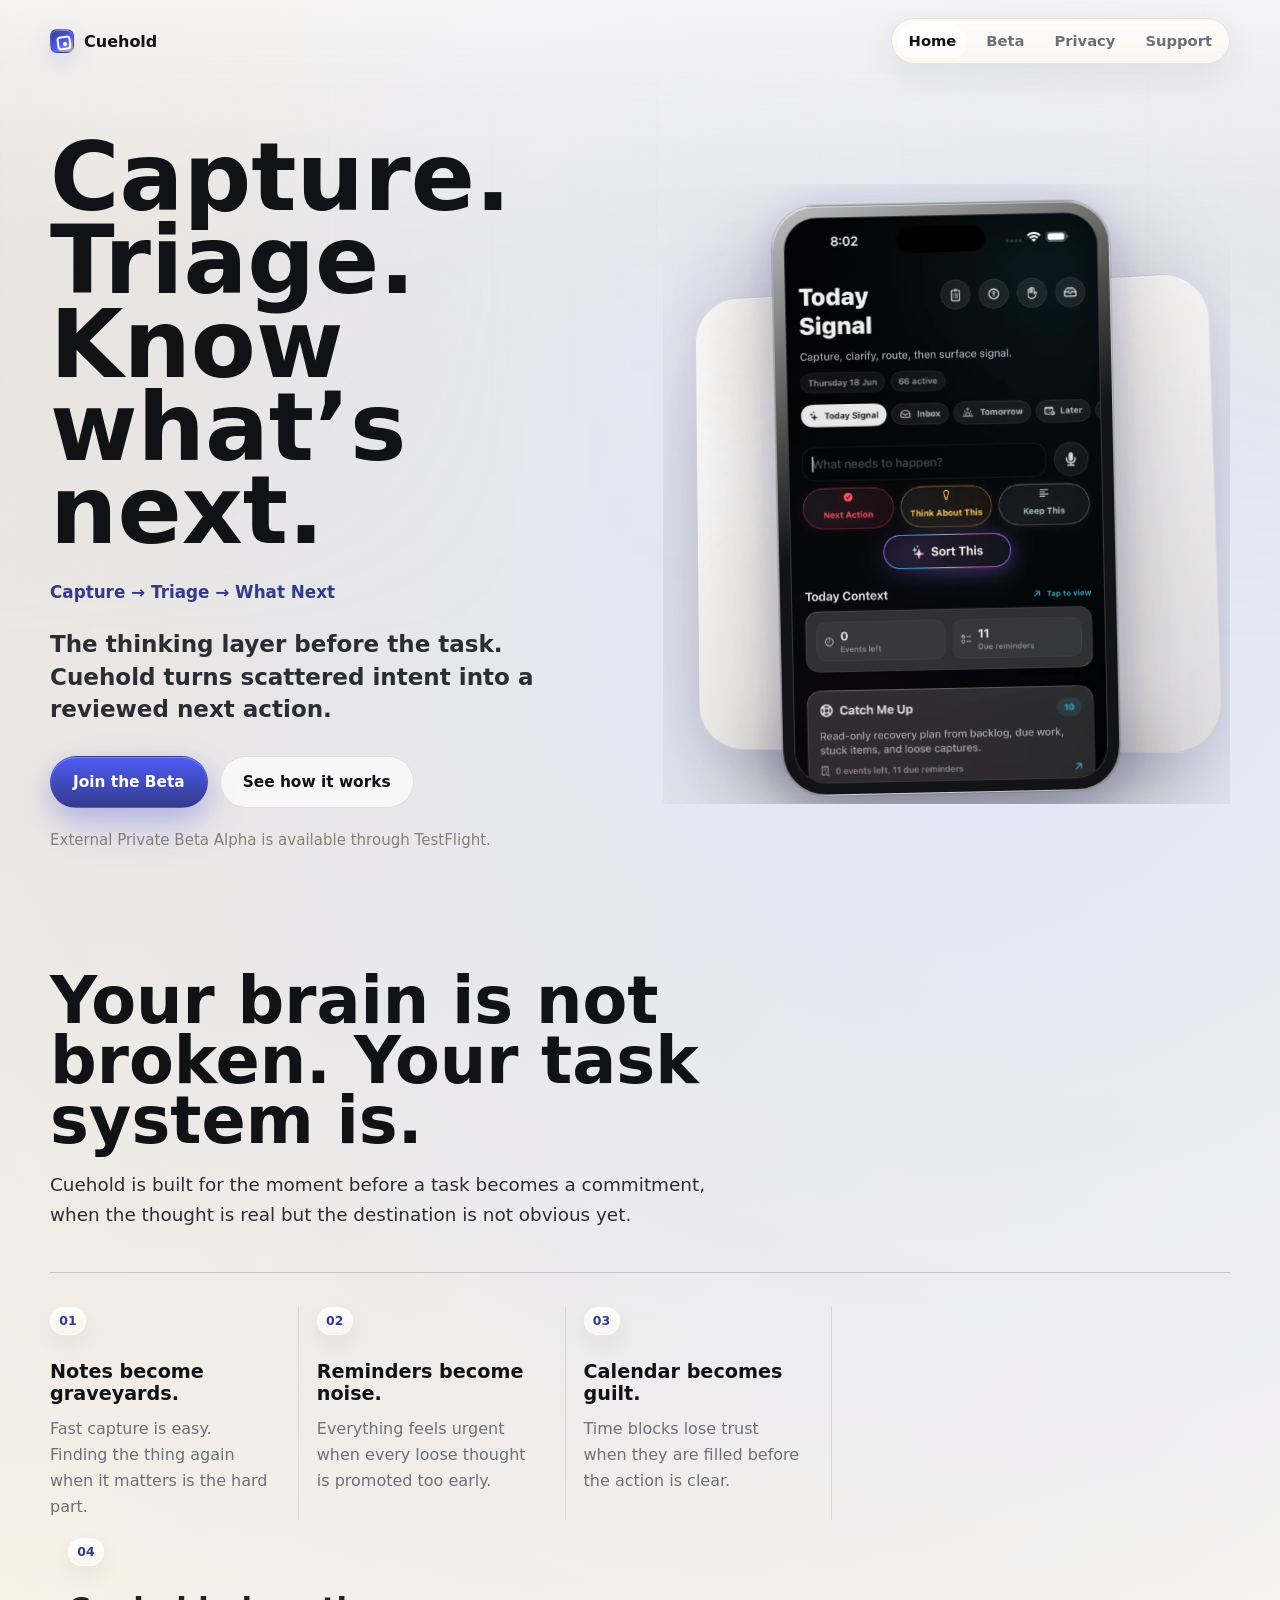
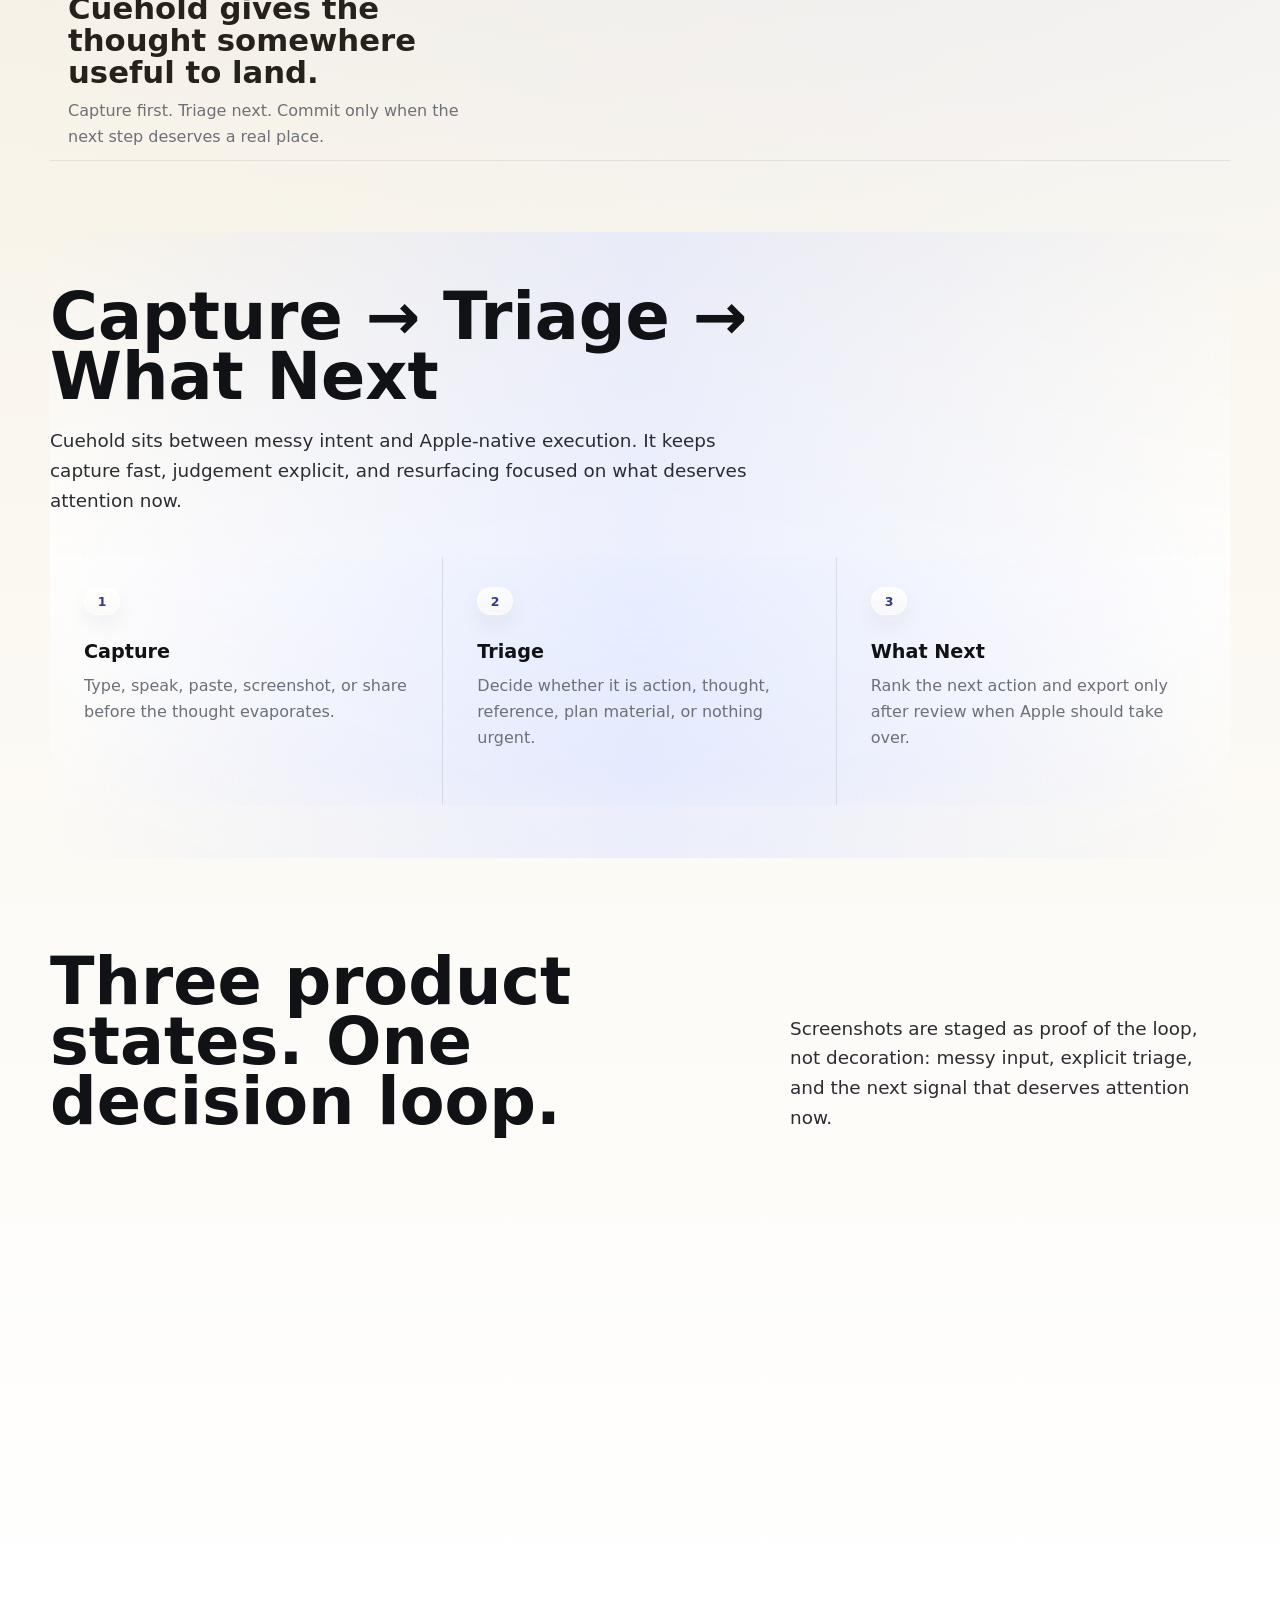
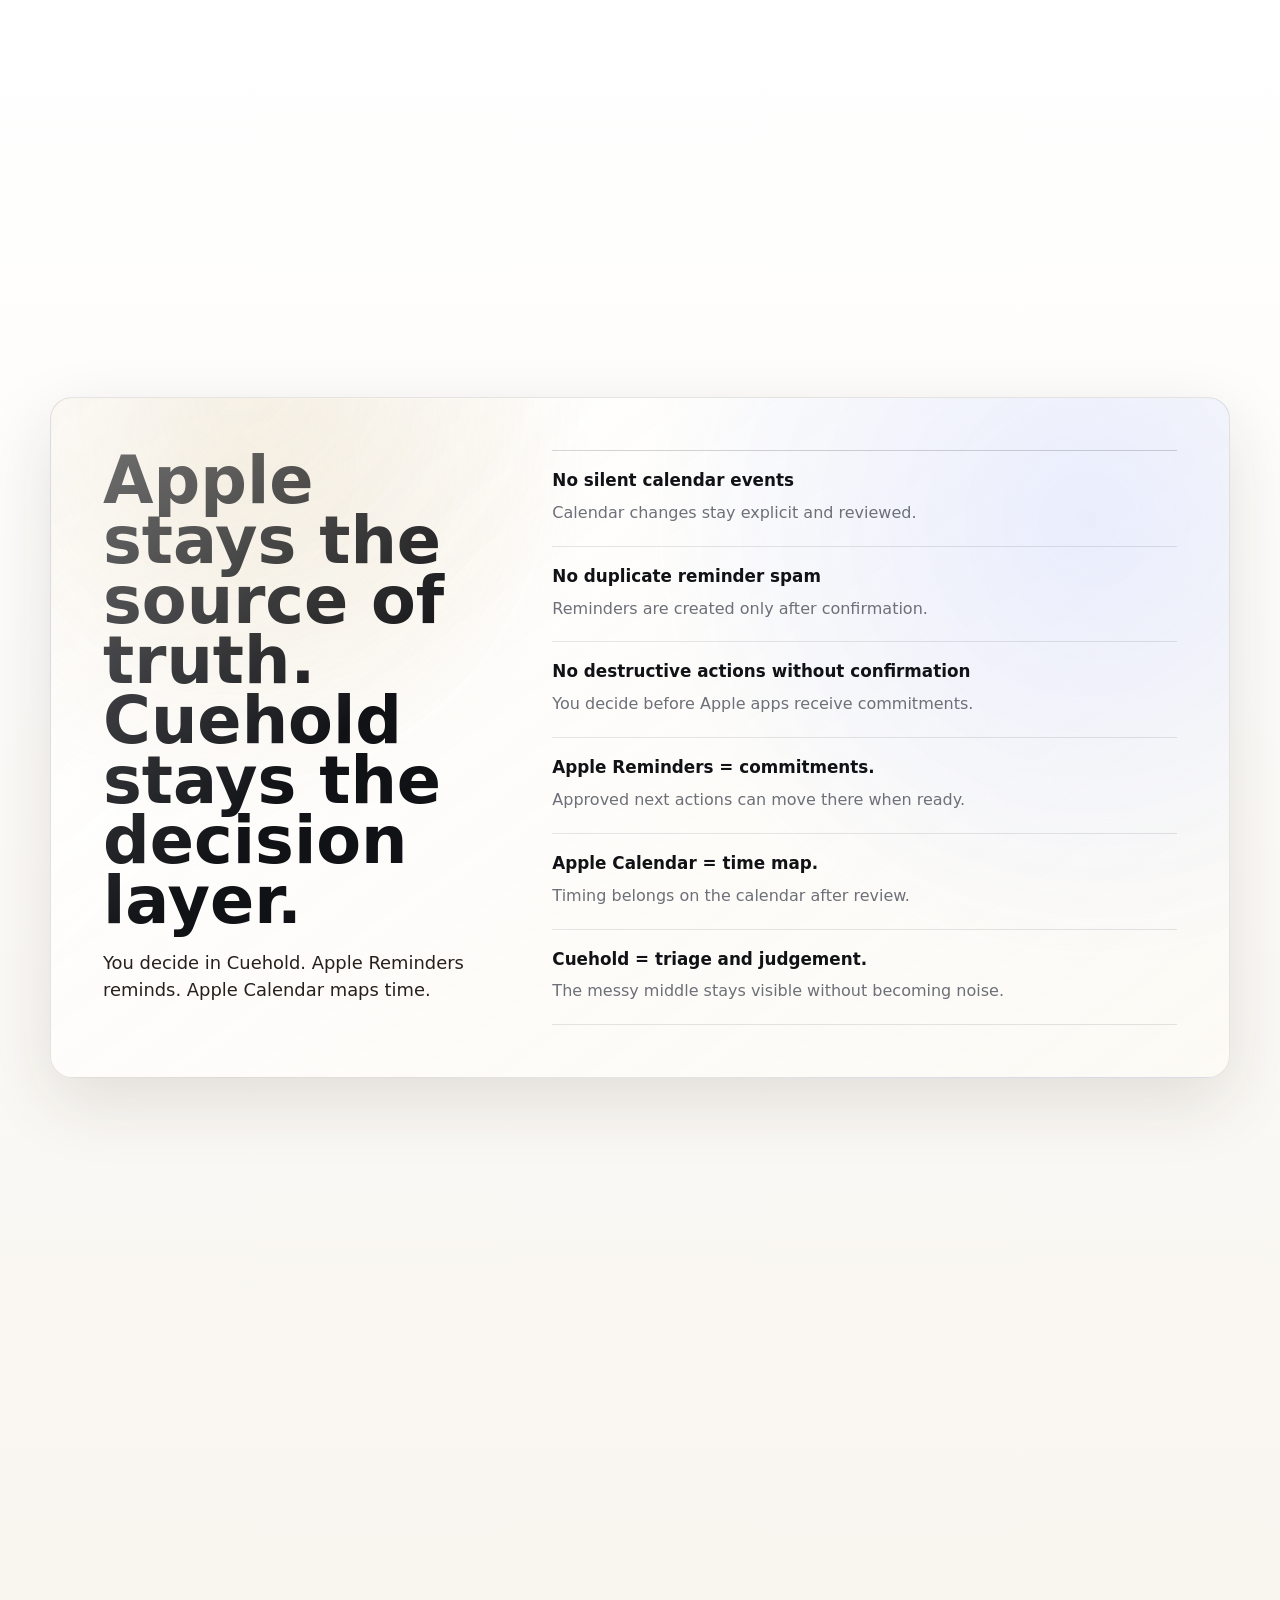
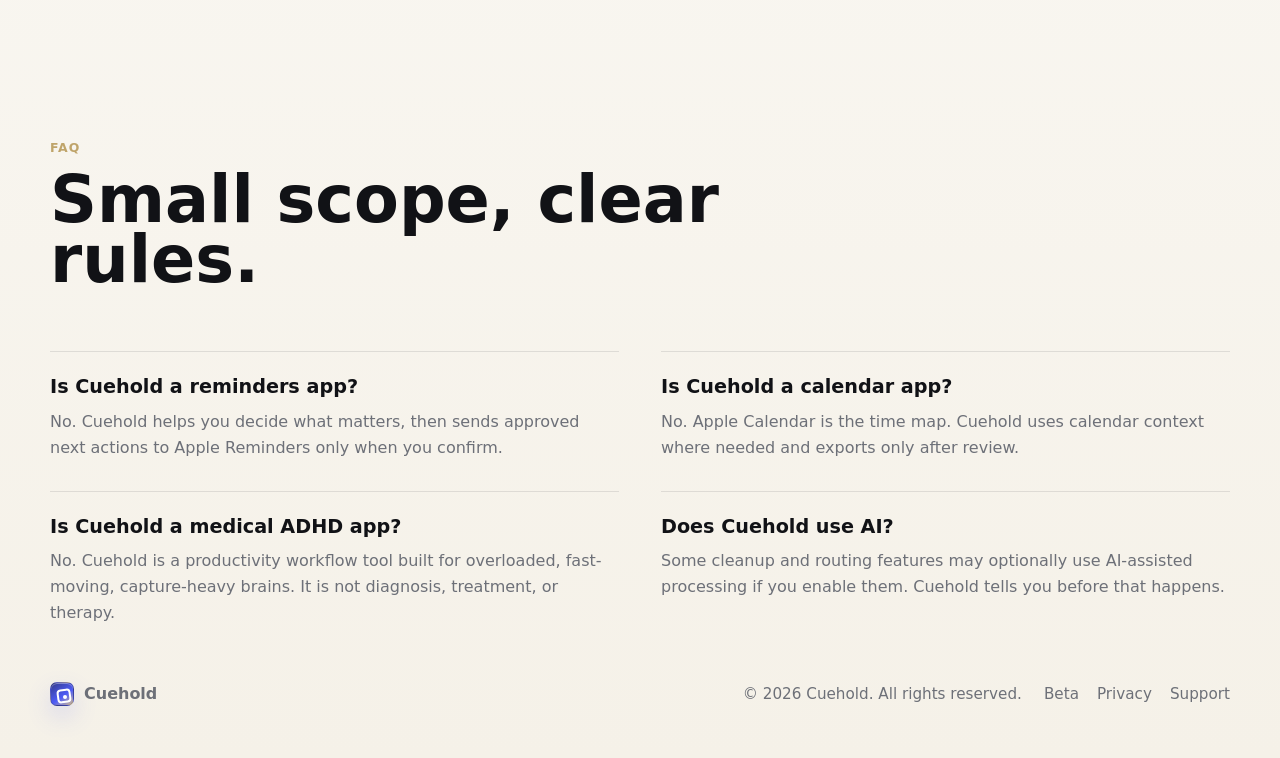
<file: index.html>
<!doctype html>
<html lang="en-AU">
<head>
  <meta charset="utf-8" />
  <meta name="viewport" content="width=device-width, initial-scale=1" />
  <title>Cuehold - Capture. Triage. Know what’s next.</title>
  <meta name="description" content="Cuehold is an ADHD-first execution layer for iPhone — turning scattered intent into ranked next action with explicit Apple Reminders and Calendar handoff." />
  <meta name="theme-color" content="#F5F1E8" />
  <meta property="og:title" content="Cuehold - Capture. Triage. Know what’s next." />
  <meta property="og:description" content="Capture → Triage → What Next for Apple-native workflows." />
  <meta property="og:type" content="website" />
  <meta property="og:url" content="https://dillonmonop.github.io/cuehold/" />
  <meta property="og:image" content="https://dillonmonop.github.io/cuehold/assets/social-preview.svg" />
  <meta name="twitter:card" content="summary_large_image" />
  <meta name="twitter:title" content="Cuehold - Capture. Triage. Know what’s next." />
  <meta name="twitter:description" content="An ADHD-first execution layer for iPhone." />
  <meta name="twitter:image" content="https://dillonmonop.github.io/cuehold/assets/social-preview.svg" />
  <link rel="canonical" href="https://dillonmonop.github.io/cuehold/" />
  <link rel="icon" href="assets/favicon.svg" type="image/svg+xml" />
  <link rel="stylesheet" href="styles.css" />
</head>

<body>
  <a class="skip-link" href="#main">Skip to content</a>

  <header class="site-header">
    <a class="logo" href="index.html" aria-label="Cuehold home">
      <span class="logo-mark" aria-hidden="true"></span>
      <span>Cuehold</span>
    </a>

    <nav class="nav" aria-label="Primary">
      <a href="index.html" aria-current="page">Home</a>
      <a href="beta.html">Beta</a>
      <a href="privacy.html">Privacy</a>
      <a href="support.html">Support</a>
    </nav>
  </header>

  <main id="main">
    <section class="hero section-shell" aria-labelledby="hero-heading">
      <div class="hero-copy">
        <h1 id="hero-heading">Capture. Triage. Know what’s next.</h1>
        <p class="hero-thesis">Capture → Triage → What Next</p>
        <p class="hero-text">
          The thinking layer before the task. Cuehold turns scattered intent into a reviewed next action.
        </p>

        <div class="hero-actions" aria-label="Primary actions">
          <a class="button primary" href="https://testflight.apple.com/join/kYupQzzj" target="_blank" rel="noopener noreferrer">Join the Beta</a>
          <a class="button secondary" href="#how-it-works">See how it works</a>
        </div>

        <p class="status-note">External Private Beta Alpha is available through TestFlight.</p>
      </div>

      <div class="hero-visual" aria-label="Cuehold product preview">
        <div class="hero-stage">
          <div class="stage-light" aria-hidden="true"></div>
          <div class="stage-slab glass-luxe" aria-hidden="true"></div>

          <div class="phone-frame hero-phone glass-luxe">
            <picture>
              <source srcset="assets/screenshots/today-signal-build12.webp" type="image/webp" />
              <img
                src="assets/screenshots/today-signal-build12.png"
                alt="Cuehold Today Signal screen showing capture actions and ranked Up Next items."
                width="942"
                height="2048"
                decoding="async"
                fetchpriority="high"
              />
            </picture>
          </div>
        </div>
      </div>
    </section>

    <section class="section problem-section reveal-luxe" aria-labelledby="problem-heading">
      <div class="section-heading">
        <h2 id="problem-heading">Your brain is not broken. Your task system is.</h2>
        <p>
          Cuehold is built for the moment before a task becomes a commitment, when the thought is real
          but the destination is not obvious yet.
        </p>
      </div>

      <div class="bento-grid problem-grid stagger">
        <article class="bento-card">
          <span class="card-index">01</span>
          <h3>Notes become graveyards.</h3>
          <p>Fast capture is easy. Finding the thing again when it matters is the hard part.</p>
        </article>

        <article class="bento-card">
          <span class="card-index">02</span>
          <h3>Reminders become noise.</h3>
          <p>Everything feels urgent when every loose thought is promoted too early.</p>
        </article>

        <article class="bento-card">
          <span class="card-index">03</span>
          <h3>Calendar becomes guilt.</h3>
          <p>Time blocks lose trust when they are filled before the action is clear.</p>
        </article>

        <article class="bento-card accent-card">
          <span class="card-index">04</span>
          <h3>Cuehold gives the thought somewhere useful to land.</h3>
          <p>Capture first. Triage next. Commit only when the next step deserves a real place.</p>
        </article>
      </div>
    </section>

    <section class="section loop-section reveal-luxe" id="how-it-works" aria-labelledby="loop-heading">
      <div class="loop-header">
        <h2 id="loop-heading">Capture → Triage → What Next</h2>
        <p>
          Cuehold sits between messy intent and Apple-native execution. It keeps capture fast,
          judgement explicit, and resurfacing focused on what deserves attention now.
        </p>
      </div>

      <div class="loop-track glass-luxe stagger" aria-label="Cuehold workflow">
        <article>
          <span class="loop-number">1</span>
          <h3>Capture</h3>
          <p>Type, speak, paste, screenshot, or share before the thought evaporates.</p>
        </article>

        <article>
          <span class="loop-number">2</span>
          <h3>Triage</h3>
          <p>Decide whether it is action, thought, reference, plan material, or nothing urgent.</p>
        </article>

        <article>
          <span class="loop-number">3</span>
          <h3>What Next</h3>
          <p>Rank the next action and export only after review when Apple should take over.</p>
        </article>
      </div>
    </section>

    <section class="section showcase-section reveal-luxe" aria-labelledby="showcase-heading">
      <div class="section-heading split-heading">
        <div>
          <h2 id="showcase-heading">Three product states. One decision loop.</h2>
        </div>
        <p>
          Screenshots are staged as proof of the loop, not decoration: messy input, explicit triage,
          and the next signal that deserves attention now.
        </p>
      </div>

      <div class="showcase-grid stagger">
        <figure class="shot-card glass-luxe tall-shot">
          <picture>
            <source srcset="assets/screenshots/capture-flow.webp" type="image/webp" />
            <img
              src="assets/screenshots/capture-flow.png"
              alt="Cuehold capture screen with a quick input field and capture type controls."
              width="1320"
              height="2868"
              loading="lazy"
              decoding="async"
            />
          </picture>
          <figcaption>
            <strong>Capture</strong>
            <span>Get the thought down before it has to become a plan.</span>
          </figcaption>
        </figure>

        <figure class="shot-card glass-luxe">
          <picture>
            <source srcset="assets/screenshots/triage-saved-item.webp" type="image/webp" />
            <img
              src="assets/screenshots/triage-saved-item.png"
              alt="Cuehold triage screen asking whether to create an Apple Reminder or keep an item in Cuehold."
              width="1320"
              height="2868"
              loading="lazy"
              decoding="async"
            />
          </picture>
          <figcaption>
            <strong>Triage</strong>
            <span>Keep the decision explicit before anything becomes a commitment.</span>
          </figcaption>
        </figure>

        <figure class="shot-card glass-luxe">
          <picture>
            <source srcset="assets/screenshots/today-signal-build12.webp" type="image/webp" />
            <img
              src="assets/screenshots/today-signal-build12.png"
              alt="Cuehold Today Signal screen with ranked Up Next items."
              width="942"
              height="2048"
              loading="lazy"
              decoding="async"
            />
          </picture>
          <figcaption>
            <strong>What Next</strong>
            <span>The useful next signal rises above passive captures.</span>
          </figcaption>
        </figure>
      </div>
    </section>

    <section class="section trust-section reveal-luxe" aria-labelledby="trust-heading">
      <div class="trust-panel glass-luxe">
        <div>
          <h2 id="trust-heading">Apple stays the source of truth. Cuehold stays the decision layer.</h2>
          <p class="trust-lede">You decide in Cuehold. Apple Reminders reminds. Apple Calendar maps time.</p>
        </div>

        <div class="trust-grid stagger">
          <article>
            <h3>No silent calendar events</h3>
            <p>Calendar changes stay explicit and reviewed.</p>
          </article>
          <article>
            <h3>No duplicate reminder spam</h3>
            <p>Reminders are created only after confirmation.</p>
          </article>
          <article>
            <h3>No destructive actions without confirmation</h3>
            <p>You decide before Apple apps receive commitments.</p>
          </article>
          <article>
            <h3>Apple Reminders = commitments.</h3>
            <p>Approved next actions can move there when ready.</p>
          </article>
          <article>
            <h3>Apple Calendar = time map.</h3>
            <p>Timing belongs on the calendar after review.</p>
          </article>
          <article>
            <h3>Cuehold = triage and judgement.</h3>
            <p>The messy middle stays visible without becoming noise.</p>
          </article>
        </div>
      </div>
    </section>

    <section class="section beta-cta reveal-luxe" aria-labelledby="beta-heading">
      <div class="cta-panel glass-luxe">
        <h2 id="beta-heading">Help shape Cuehold before public release.</h2>
        <p>We are looking for Apple users who capture too much and want a clearer next step.</p>
        <a class="button primary" href="https://testflight.apple.com/join/kYupQzzj" target="_blank" rel="noopener noreferrer">Join the Beta</a>
      </div>
    </section>

    <section class="section faq-section reveal-luxe" aria-labelledby="faq-heading">
      <div class="section-heading split-heading">
        <div>
          <div class="section-kicker">FAQ</div>
          <h2 id="faq-heading">Small scope, clear rules.</h2>
        </div>
      </div>

      <div class="faq-list stagger">
        <article>
          <h3>Is Cuehold a reminders app?</h3>
          <p>No. Cuehold helps you decide what matters, then sends approved next actions to Apple Reminders only when you confirm.</p>
        </article>

        <article>
          <h3>Is Cuehold a calendar app?</h3>
          <p>No. Apple Calendar is the time map. Cuehold uses calendar context where needed and exports only after review.</p>
        </article>

        <article>
          <h3>Is Cuehold a medical ADHD app?</h3>
          <p>No. Cuehold is a productivity workflow tool built for overloaded, fast-moving, capture-heavy brains. It is not diagnosis, treatment, or therapy.</p>
        </article>

        <article>
          <h3>Does Cuehold use AI?</h3>
          <p>Some cleanup and routing features may optionally use AI-assisted processing if you enable them. Cuehold tells you before that happens.</p>
        </article>
      </div>
    </section>
  </main>

  <footer class="site-footer">
    <a class="logo footer-logo" href="index.html" aria-label="Cuehold home">
      <span class="logo-mark" aria-hidden="true"></span>
      <span>Cuehold</span>
    </a>
    <span>© 2026 Cuehold. All rights reserved.</span>
    <div>
      <a href="beta.html">Beta</a>
      <a href="privacy.html">Privacy</a>
      <a href="support.html">Support</a>
    </div>
  </footer>
  <script>
    (function () {
      var reduceMotion = window.matchMedia("(prefers-reduced-motion: reduce)");

      if (reduceMotion.matches || !("IntersectionObserver" in window)) {
        return;
      }

      var revealItems = document.querySelectorAll(".reveal-luxe");

      if (!revealItems.length) {
        return;
      }

      document.body.classList.add("motion-ready");

      var observer = new IntersectionObserver(function (entries, activeObserver) {
        entries.forEach(function (entry) {
          if (!entry.isIntersecting) {
            return;
          }

          entry.target.classList.add("is-visible");
          activeObserver.unobserve(entry.target);
        });
      }, {
        rootMargin: "0px 0px -12% 0px",
        threshold: 0.16
      });

      revealItems.forEach(function (item) {
        observer.observe(item);
      });
    }());
  </script>
</body>
</html>
</file>
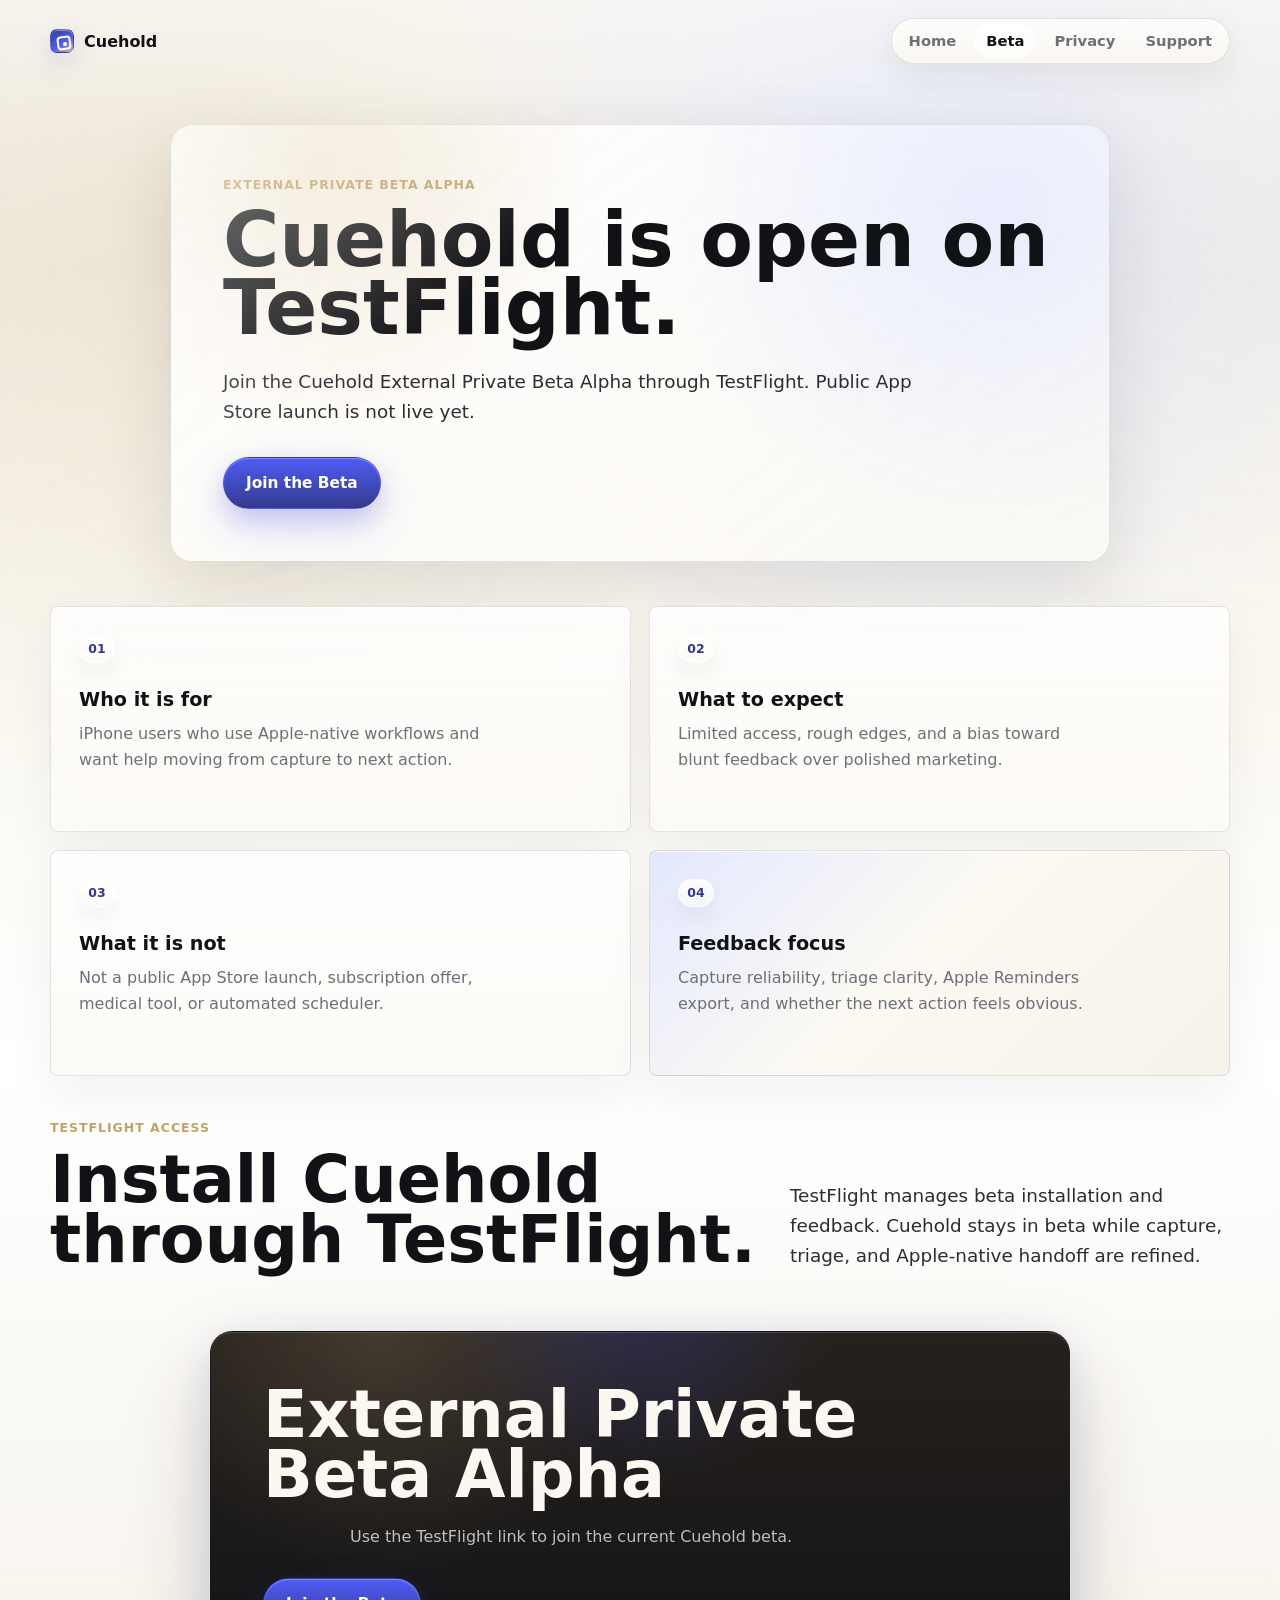
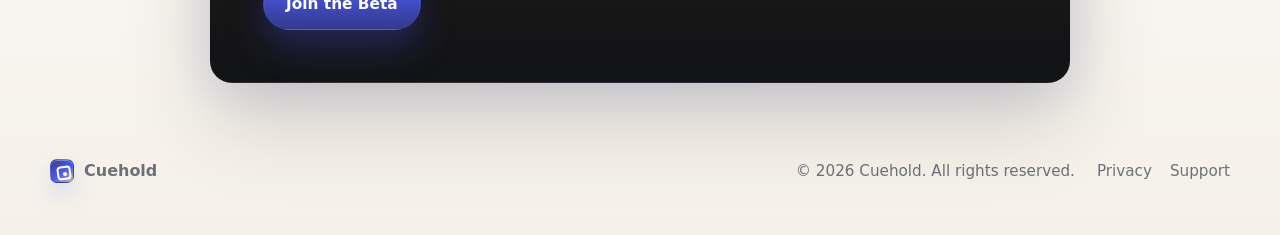
<file: beta.html>
<!doctype html>
<html lang="en-AU">
<head>
  <meta charset="utf-8" />
  <meta name="viewport" content="width=device-width, initial-scale=1" />
  <title>Beta - Cuehold</title>
  <meta name="description" content="Join the External Private Beta Alpha for Cuehold through TestFlight." />
  <meta name="theme-color" content="#F5F1E8" />
  <meta property="og:title" content="Cuehold Beta" />
  <meta property="og:description" content="Join the External Private Beta Alpha through TestFlight." />
  <meta property="og:type" content="website" />
  <meta property="og:url" content="https://dillonmonop.github.io/cuehold/beta.html" />
  <meta property="og:image" content="https://dillonmonop.github.io/cuehold/assets/social-preview.svg" />
  <meta name="twitter:card" content="summary_large_image" />
  <meta name="twitter:title" content="Cuehold Beta" />
  <meta name="twitter:description" content="Join the External Private Beta Alpha through TestFlight." />
  <meta name="twitter:image" content="https://dillonmonop.github.io/cuehold/assets/social-preview.svg" />
  <link rel="canonical" href="https://dillonmonop.github.io/cuehold/beta.html" />
  <link rel="icon" href="assets/favicon.svg" type="image/svg+xml" />
  <link rel="stylesheet" href="styles.css" />
</head>

<body>
  <a class="skip-link" href="#main">Skip to content</a>

  <header class="site-header">
    <a class="logo" href="index.html" aria-label="Cuehold home">
      <span class="logo-mark" aria-hidden="true"></span>
      <span>Cuehold</span>
    </a>

    <nav class="nav" aria-label="Primary">
      <a href="index.html">Home</a>
      <a href="beta.html" aria-current="page">Beta</a>
      <a href="privacy.html">Privacy</a>
      <a href="support.html">Support</a>
    </nav>
  </header>

  <main id="main">
    <section class="page-hero section-shell">
      <div class="section-kicker">External Private Beta Alpha</div>
      <h1>Cuehold is open on TestFlight.</h1>
      <p>
        Join the Cuehold External Private Beta Alpha through TestFlight. Public
        App Store launch is not live yet.
      </p>
      <div class="hero-actions">
        <a class="button primary" href="https://testflight.apple.com/join/kYupQzzj" target="_blank" rel="noopener noreferrer">Join the Beta</a>
      </div>
    </section>

    <section class="section compact">
      <div class="bento-grid two-column">
        <article class="bento-card">
          <span class="card-index">01</span>
          <h3>Who it is for</h3>
          <p>iPhone users who use Apple-native workflows and want help moving from capture to next action.</p>
        </article>

        <article class="bento-card">
          <span class="card-index">02</span>
          <h3>What to expect</h3>
          <p>Limited access, rough edges, and a bias toward blunt feedback over polished marketing.</p>
        </article>

        <article class="bento-card">
          <span class="card-index">03</span>
          <h3>What it is not</h3>
          <p>Not a public App Store launch, subscription offer, medical tool, or automated scheduler.</p>
        </article>

        <article class="bento-card accent-card">
          <span class="card-index">04</span>
          <h3>Feedback focus</h3>
          <p>Capture reliability, triage clarity, Apple Reminders export, and whether the next action feels obvious.</p>
        </article>
      </div>
    </section>

    <section class="section compact form-section" aria-labelledby="beta-form-heading">
      <div class="section-heading split-heading">
        <div>
          <div class="section-kicker">TestFlight access</div>
          <h2 id="beta-form-heading">Install Cuehold through TestFlight.</h2>
        </div>
        <p>
          TestFlight manages beta installation and feedback. Cuehold stays in
          beta while capture, triage, and Apple-native handoff are refined.
        </p>
      </div>

      <div class="cta-panel beta-access-panel">
        <h2>External Private Beta Alpha</h2>
        <p>Use the TestFlight link to join the current Cuehold beta.</p>
        <a class="button primary" href="https://testflight.apple.com/join/kYupQzzj" target="_blank" rel="noopener noreferrer">Join the Beta</a>
      </div>
    </section>
  </main>

  <footer class="site-footer">
    <a class="logo footer-logo" href="index.html" aria-label="Cuehold home">
      <span class="logo-mark" aria-hidden="true"></span>
      <span>Cuehold</span>
    </a>
    <span>© 2026 Cuehold. All rights reserved.</span>
    <div>
      <a href="privacy.html">Privacy</a>
      <a href="support.html">Support</a>
    </div>
  </footer>
</body>
</html>
</file>
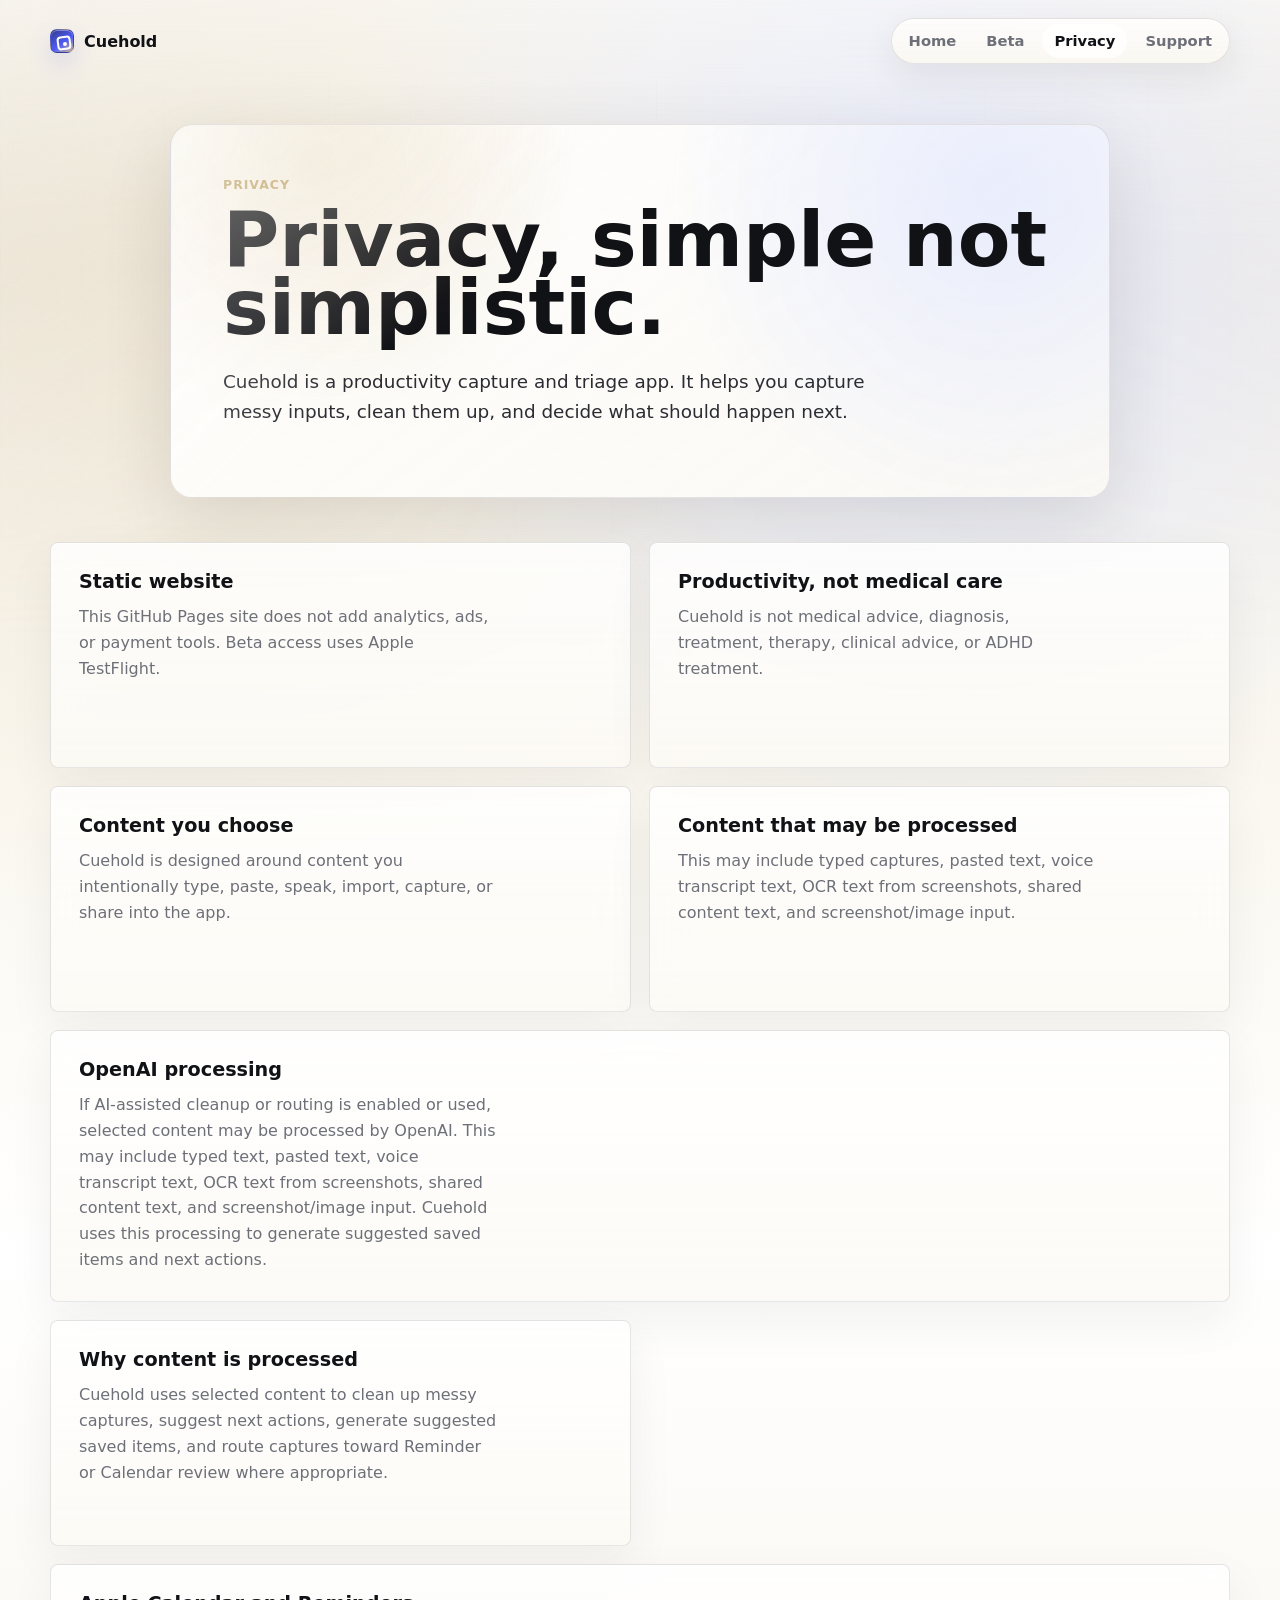
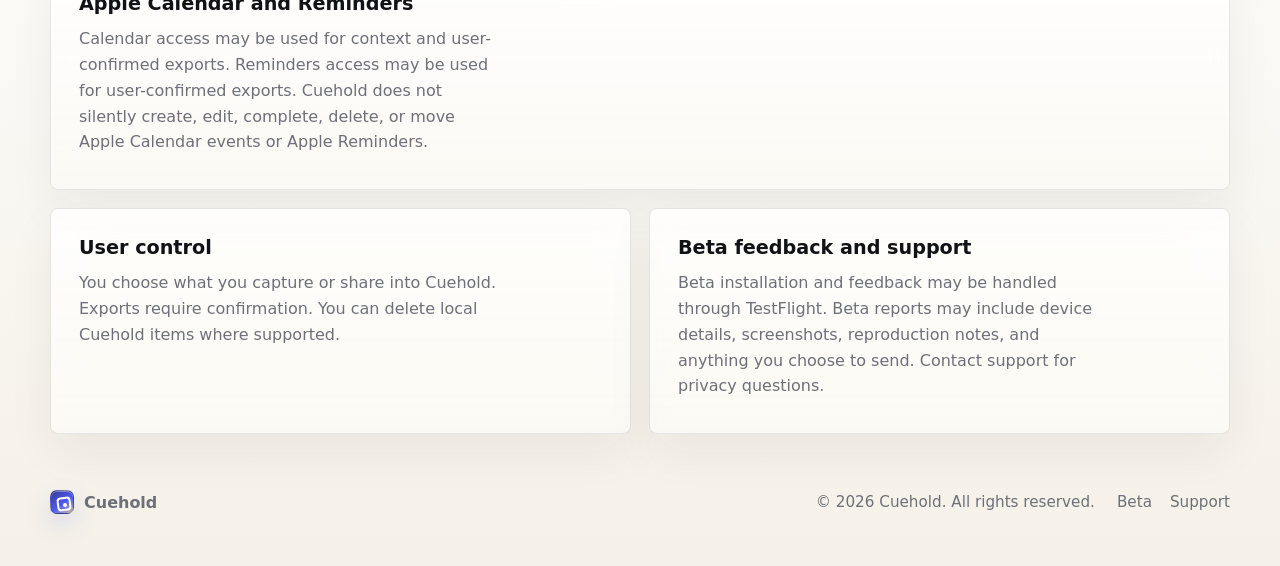
<file: privacy.html>
<!doctype html>
<html lang="en-AU">
<head>
  <meta charset="utf-8" />
  <meta name="viewport" content="width=device-width, initial-scale=1" />
  <title>Privacy - Cuehold</title>
  <meta name="description" content="Plain-English privacy notes for the Cuehold website and beta app." />
  <meta name="theme-color" content="#F5F1E8" />
  <meta property="og:title" content="Cuehold Privacy" />
  <meta property="og:description" content="Plain-English privacy notes for the Cuehold website and beta app." />
  <meta property="og:type" content="website" />
  <meta property="og:url" content="https://dillonmonop.github.io/cuehold/privacy.html" />
  <meta property="og:image" content="https://dillonmonop.github.io/cuehold/assets/social-preview.svg" />
  <meta name="twitter:card" content="summary_large_image" />
  <meta name="twitter:title" content="Cuehold Privacy" />
  <meta name="twitter:description" content="Plain-English privacy notes for Cuehold." />
  <meta name="twitter:image" content="https://dillonmonop.github.io/cuehold/assets/social-preview.svg" />
  <link rel="canonical" href="https://dillonmonop.github.io/cuehold/privacy.html" />
  <link rel="icon" href="assets/favicon.svg" type="image/svg+xml" />
  <link rel="stylesheet" href="styles.css" />
</head>

<body>
  <a class="skip-link" href="#main">Skip to content</a>

  <header class="site-header">
    <a class="logo" href="index.html" aria-label="Cuehold home">
      <span class="logo-mark" aria-hidden="true"></span>
      <span>Cuehold</span>
    </a>

    <nav class="nav" aria-label="Primary">
      <a href="index.html">Home</a>
      <a href="beta.html">Beta</a>
      <a href="privacy.html" aria-current="page">Privacy</a>
      <a href="support.html">Support</a>
    </nav>
  </header>

  <main id="main">
    <section class="page-hero section-shell">
      <div class="section-kicker">Privacy</div>
      <h1>Privacy, simple not simplistic.</h1>
      <p>
        Cuehold is a productivity capture and triage app. It helps you capture
        messy inputs, clean them up, and decide what should happen next.
      </p>
    </section>

    <section class="section compact">
      <div class="bento-grid privacy-grid">
        <article class="bento-card">
          <h3>Static website</h3>
          <p>This GitHub Pages site does not add analytics, ads, or payment tools. Beta access uses Apple TestFlight.</p>
        </article>

        <article class="bento-card">
          <h3>Productivity, not medical care</h3>
          <p>Cuehold is not medical advice, diagnosis, treatment, therapy, clinical advice, or ADHD treatment.</p>
        </article>

        <article class="bento-card">
          <h3>Content you choose</h3>
          <p>Cuehold is designed around content you intentionally type, paste, speak, import, capture, or share into the app.</p>
        </article>

        <article class="bento-card">
          <h3>Content that may be processed</h3>
          <p>This may include typed captures, pasted text, voice transcript text, OCR text from screenshots, shared content text, and screenshot/image input.</p>
        </article>

        <article class="bento-card wide-card">
          <h3>OpenAI processing</h3>
          <p>If AI-assisted cleanup or routing is enabled or used, selected content may be processed by OpenAI. This may include typed text, pasted text, voice transcript text, OCR text from screenshots, shared content text, and screenshot/image input. Cuehold uses this processing to generate suggested saved items and next actions.</p>
        </article>

        <article class="bento-card">
          <h3>Why content is processed</h3>
          <p>Cuehold uses selected content to clean up messy captures, suggest next actions, generate suggested saved items, and route captures toward Reminder or Calendar review where appropriate.</p>
        </article>

        <article class="bento-card wide-card">
          <h3>Apple Calendar and Reminders</h3>
          <p>Calendar access may be used for context and user-confirmed exports. Reminders access may be used for user-confirmed exports. Cuehold does not silently create, edit, complete, delete, or move Apple Calendar events or Apple Reminders.</p>
        </article>

        <article class="bento-card">
          <h3>User control</h3>
          <p>You choose what you capture or share into Cuehold. Exports require confirmation. You can delete local Cuehold items where supported.</p>
        </article>

        <article class="bento-card">
          <h3>Beta feedback and support</h3>
          <p>Beta installation and feedback may be handled through TestFlight. Beta reports may include device details, screenshots, reproduction notes, and anything you choose to send. Contact support for privacy questions.</p>
        </article>
      </div>
    </section>
  </main>

  <footer class="site-footer">
    <a class="logo footer-logo" href="index.html" aria-label="Cuehold home">
      <span class="logo-mark" aria-hidden="true"></span>
      <span>Cuehold</span>
    </a>
    <span>© 2026 Cuehold. All rights reserved.</span>
    <div>
      <a href="beta.html">Beta</a>
      <a href="support.html">Support</a>
    </div>
  </footer>
</body>
</html>
</file>
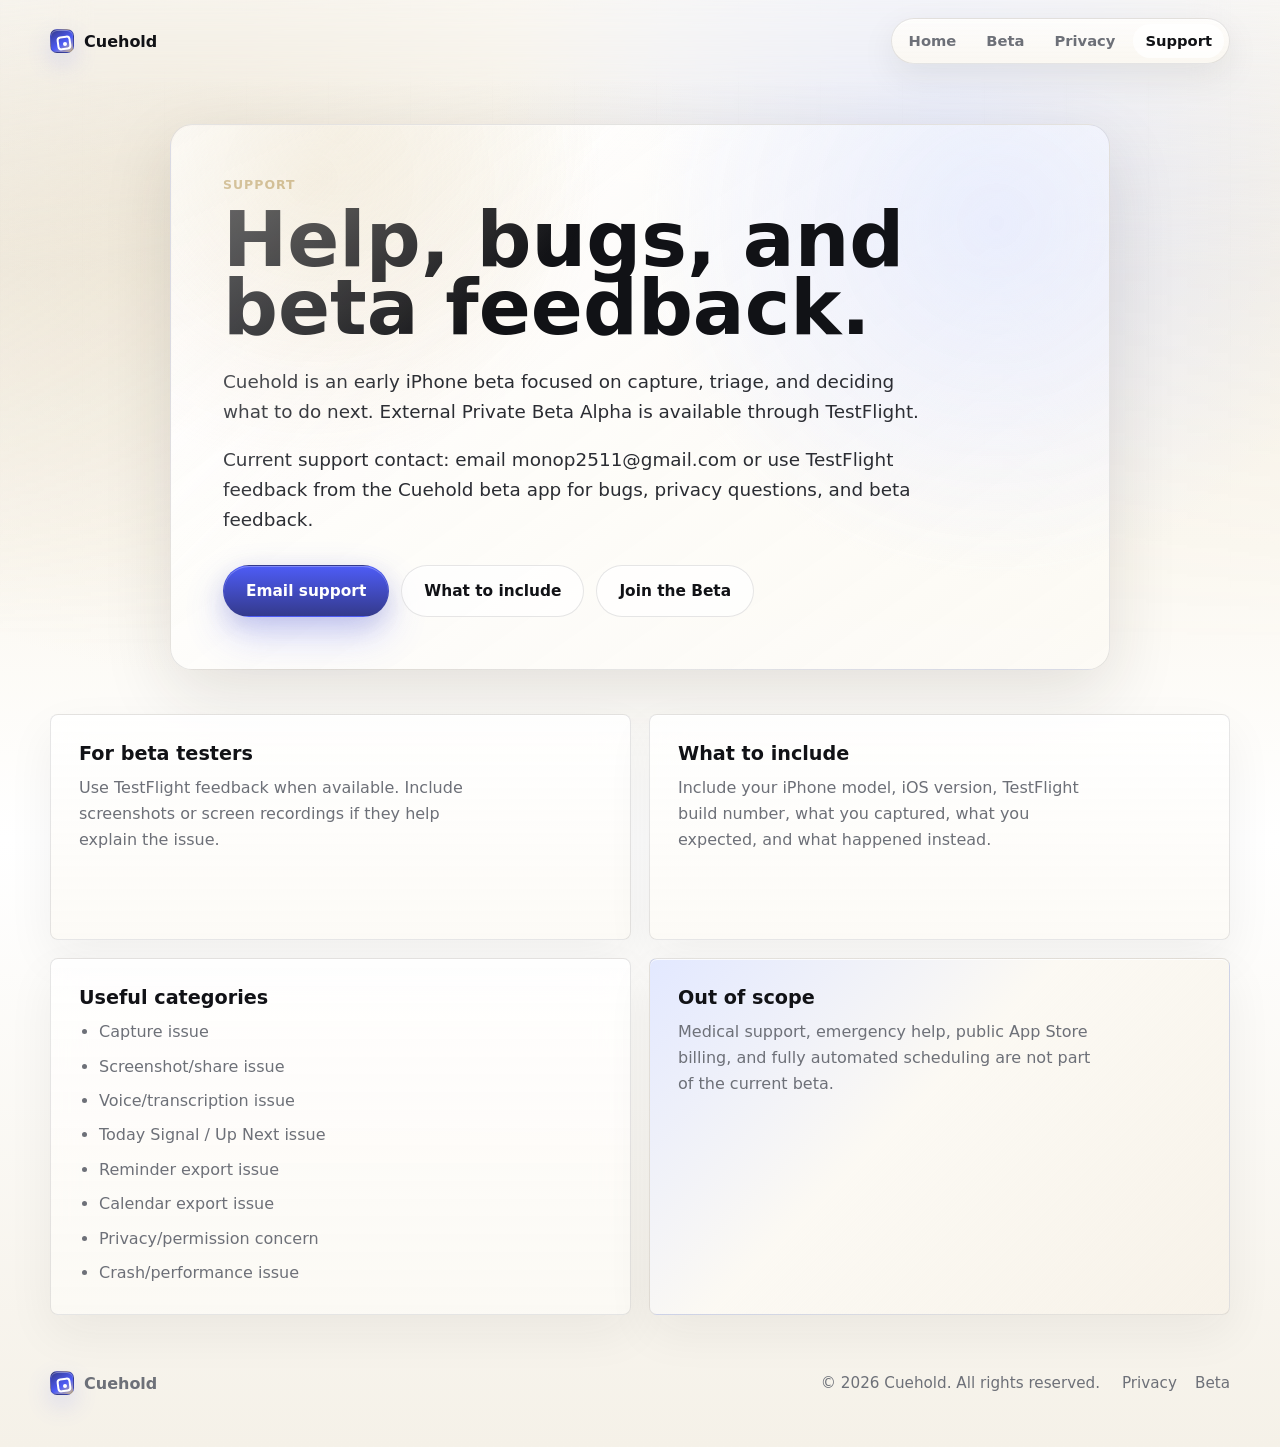
<file: support.html>
<!doctype html>
<html lang="en-AU">
<head>
  <meta charset="utf-8" />
  <meta name="viewport" content="width=device-width, initial-scale=1" />
  <title>Support - Cuehold</title>
  <meta name="description" content="Support and beta feedback information for Cuehold." />
  <meta name="theme-color" content="#F5F1E8" />
  <meta property="og:title" content="Cuehold Support" />
  <meta property="og:description" content="Support and beta feedback information for Cuehold." />
  <meta property="og:type" content="website" />
  <meta property="og:url" content="https://dillonmonop.github.io/cuehold/support.html" />
  <meta property="og:image" content="https://dillonmonop.github.io/cuehold/assets/social-preview.svg" />
  <meta name="twitter:card" content="summary_large_image" />
  <meta name="twitter:title" content="Cuehold Support" />
  <meta name="twitter:description" content="Support and beta feedback information for Cuehold." />
  <meta name="twitter:image" content="https://dillonmonop.github.io/cuehold/assets/social-preview.svg" />
  <link rel="canonical" href="https://dillonmonop.github.io/cuehold/support.html" />
  <link rel="icon" href="assets/favicon.svg" type="image/svg+xml" />
  <link rel="stylesheet" href="styles.css" />
</head>

<body>
  <a class="skip-link" href="#main">Skip to content</a>

  <header class="site-header">
    <a class="logo" href="index.html" aria-label="Cuehold home">
      <span class="logo-mark" aria-hidden="true"></span>
      <span>Cuehold</span>
    </a>

    <nav class="nav" aria-label="Primary">
      <a href="index.html">Home</a>
      <a href="beta.html">Beta</a>
      <a href="privacy.html">Privacy</a>
      <a href="support.html" aria-current="page">Support</a>
    </nav>
  </header>

  <main id="main">
    <section class="page-hero section-shell">
      <div class="section-kicker">Support</div>
      <h1>Help, bugs, and beta feedback.</h1>
      <p>
        Cuehold is an early iPhone beta focused on capture, triage, and deciding
        what to do next. External Private Beta Alpha is available through TestFlight.
      </p>
      <p>
        Current support contact: email monop2511@gmail.com or use TestFlight
        feedback from the Cuehold beta app for bugs, privacy questions, and
        beta feedback.
      </p>
      <div class="hero-actions">
        <a class="button primary" href="mailto:monop2511@gmail.com?subject=Cuehold%20support%20request">Email support</a>
        <a class="button secondary" href="#beta-feedback">What to include</a>
        <a class="button secondary" href="https://testflight.apple.com/join/kYupQzzj" target="_blank" rel="noopener noreferrer">Join the Beta</a>
      </div>
    </section>

    <section class="section compact" id="beta-feedback">
      <div class="bento-grid two-column">
        <article class="bento-card">
          <h3>For beta testers</h3>
          <p>Use TestFlight feedback when available. Include screenshots or screen recordings if they help explain the issue.</p>
        </article>

        <article class="bento-card">
          <h3>What to include</h3>
          <p>Include your iPhone model, iOS version, TestFlight build number, what you captured, what you expected, and what happened instead.</p>
        </article>

        <article class="bento-card">
          <h3>Useful categories</h3>
          <ul class="plain-list">
            <li>Capture issue</li>
            <li>Screenshot/share issue</li>
            <li>Voice/transcription issue</li>
            <li>Today Signal / Up Next issue</li>
            <li>Reminder export issue</li>
            <li>Calendar export issue</li>
            <li>Privacy/permission concern</li>
            <li>Crash/performance issue</li>
          </ul>
        </article>

        <article class="bento-card accent-card">
          <h3>Out of scope</h3>
          <p>Medical support, emergency help, public App Store billing, and fully automated scheduling are not part of the current beta.</p>
        </article>
      </div>
    </section>
  </main>

  <footer class="site-footer">
    <a class="logo footer-logo" href="index.html" aria-label="Cuehold home">
      <span class="logo-mark" aria-hidden="true"></span>
      <span>Cuehold</span>
    </a>
    <span>© 2026 Cuehold. All rights reserved.</span>
    <div>
      <a href="privacy.html">Privacy</a>
      <a href="beta.html">Beta</a>
    </div>
  </footer>
</body>
</html>
</file>
<file: styles.css>
:root {
  color-scheme: light;
  --paper: #f5f1e8;
  --ivory: #fbf8f1;
  --porcelain: #ffffff;
  --ink: #111216;
  --espresso: #27211c;
  --graphite: #2b2d33;
  --smoke: #6d7078;
  --stone: #d8d1c3;
  --champagne: #d7be8f;
  --soft-gold: #bfa46a;
  --deep-indigo: #343a8c;
  --cue-indigo: #4e5cf6;
  --mist-blue: #dde4ff;
  --warm-shadow: rgba(39, 33, 28, 0.16);
  --hairline: rgba(17, 18, 22, 0.1);
  --surface: var(--porcelain);
  --slate: var(--smoke);
  --quiet: #858076;
  --line: var(--hairline);
  --line-strong: rgba(17, 18, 22, 0.18);
  --soft-fill: rgba(255, 255, 255, 0.56);
  --indigo: var(--cue-indigo);
  --focus-sky: #8da4ff;
  --shadow: 0 44px 120px rgba(39, 33, 28, 0.2);
  --soft-shadow: 0 24px 70px rgba(39, 33, 28, 0.12);
  --glass-surface: rgba(255, 255, 255, 0.54);
  --glass-surface-warm: rgba(251, 248, 241, 0.62);
  --glass-border: rgba(255, 255, 255, 0.52);
  --glass-highlight: rgba(255, 255, 255, 0.76);
  --glass-shadow: 0 28px 84px rgba(39, 33, 28, 0.14), inset 0 1px 0 rgba(255, 255, 255, 0.72);
  --max: 1180px;
  --gutter: 24px;
  --radius-card: 8px;
  --radius-panel: 22px;
  --ease: cubic-bezier(0.2, 0.8, 0.2, 1);
  --ease-luxe: cubic-bezier(0.16, 1, 0.3, 1);
}

* {
  box-sizing: border-box;
}

html {
  scroll-behavior: smooth;
}

body {
  margin: 0;
  min-height: 100vh;
  overflow-x: hidden;
  font-family: ui-sans-serif, system-ui, -apple-system, BlinkMacSystemFont, "SF Pro Display", "Segoe UI", sans-serif;
  color: var(--ink);
  background:
    radial-gradient(circle at 74% 10%, rgba(221, 228, 255, 0.82), transparent 28%),
    radial-gradient(circle at 15% 12%, rgba(215, 190, 143, 0.22), transparent 30%),
    linear-gradient(180deg, var(--paper) 0%, var(--ivory) 38%, var(--porcelain) 58%, var(--paper) 100%);
}

body::before {
  position: fixed;
  inset: 0;
  z-index: -1;
  pointer-events: none;
  content: "";
  background:
    linear-gradient(180deg, rgba(255, 255, 255, 0.72), transparent 30%),
    linear-gradient(90deg, rgba(216, 209, 195, 0.36), transparent 42%, rgba(215, 190, 143, 0.14)),
    repeating-linear-gradient(90deg, rgba(17, 18, 22, 0.018) 0 1px, transparent 1px 82px);
  mask-image: linear-gradient(to bottom, rgba(0, 0, 0, 0.7), transparent 72%);
}

img {
  max-width: 100%;
}

.glass-luxe {
  border-color: rgba(255, 255, 255, 0.48);
  -webkit-backdrop-filter: saturate(1.18) blur(22px);
  backdrop-filter: saturate(1.18) blur(22px);
  box-shadow: var(--glass-shadow);
}

.reveal-luxe {
  transform: translateZ(0);
}

.motion-ready .reveal-luxe {
  opacity: 0;
  filter: blur(6px);
  transform: translateY(28px) scale(0.985);
  transition:
    opacity 720ms var(--ease-luxe),
    filter 720ms var(--ease-luxe),
    transform 720ms var(--ease-luxe);
  will-change: opacity, filter, transform;
}

.motion-ready .reveal-luxe.is-visible {
  opacity: 1;
  filter: blur(0);
  transform: translateY(0) scale(1);
}

.motion-ready .reveal-luxe .stagger > * {
  opacity: 0;
  filter: blur(5px);
  transform: translateY(18px);
  transition:
    opacity 640ms var(--ease-luxe),
    filter 640ms var(--ease-luxe),
    transform 640ms var(--ease-luxe);
}

.motion-ready .reveal-luxe.is-visible .stagger > * {
  opacity: 1;
  filter: blur(0);
  transform: translateY(0);
}

.motion-ready .reveal-luxe.is-visible .stagger > *:nth-child(2) {
  transition-delay: 80ms;
}

.motion-ready .reveal-luxe.is-visible .stagger > *:nth-child(3) {
  transition-delay: 160ms;
}

.motion-ready .reveal-luxe.is-visible .stagger > *:nth-child(4) {
  transition-delay: 240ms;
}

.motion-ready .reveal-luxe.is-visible .stagger > *:nth-child(5) {
  transition-delay: 320ms;
}

.motion-ready .reveal-luxe.is-visible .stagger > *:nth-child(6) {
  transition-delay: 400ms;
}

a {
  color: inherit;
  text-decoration: none;
}

a:focus-visible,
button:focus-visible,
iframe:focus-visible {
  outline: 3px solid var(--cue-indigo);
  outline-offset: 5px;
}

.skip-link {
  position: fixed;
  top: 10px;
  left: 12px;
  z-index: 20;
  padding: 10px 14px;
  color: #ffffff;
  background: var(--cue-indigo);
  border-radius: var(--radius-card);
  font-weight: 800;
  transform: translateY(calc(-100% - 18px));
  transition: transform 180ms var(--ease);
}

.skip-link:focus-visible {
  transform: translateY(0);
}

.skip-link:focus:not(:focus-visible) {
  transform: translateY(calc(-100% - 18px));
}

.site-header,
.section,
.section-shell,
.site-footer {
  width: min(var(--max), calc(100% - (var(--gutter) * 2)));
  margin-inline: auto;
}

.site-header {
  position: sticky;
  top: 0;
  z-index: 10;
  display: flex;
  align-items: center;
  justify-content: space-between;
  gap: 18px;
  padding: 18px 0;
  -webkit-backdrop-filter: blur(18px);
  backdrop-filter: blur(18px);
}

.logo {
  display: inline-flex;
  align-items: center;
  gap: 10px;
  min-height: 44px;
  font-size: 1rem;
  font-weight: 850;
}

.logo-mark {
  position: relative;
  flex: 0 0 auto;
  width: 24px;
  height: 24px;
  border: 1px solid var(--line-strong);
  border-radius: 7px;
  background:
    linear-gradient(145deg, var(--deep-indigo), var(--cue-indigo) 58%, var(--champagne));
  box-shadow: 0 10px 24px rgba(78, 92, 246, 0.18), inset 0 1px 0 rgba(255, 255, 255, 0.34);
}

.logo-mark::before {
  position: absolute;
  top: 6px;
  left: 6px;
  width: 10px;
  height: 10px;
  content: "";
  border: 2px solid #ffffff;
  border-radius: 4px;
  transform: rotate(-8deg);
}

.logo-mark::after {
  position: absolute;
  right: 6px;
  bottom: 6px;
  width: 4px;
  height: 4px;
  content: "";
  border-radius: 999px;
  background: #ffffff;
}

.nav {
  display: flex;
  flex-wrap: wrap;
  justify-content: flex-end;
  gap: 6px;
  padding: 5px;
  border: 1px solid var(--line);
  border-radius: 999px;
  background:
    linear-gradient(180deg, rgba(255, 255, 255, 0.72), rgba(251, 248, 241, 0.58)),
    rgba(251, 248, 241, 0.76);
  -webkit-backdrop-filter: saturate(1.16) blur(18px);
  backdrop-filter: blur(18px);
  box-shadow: 0 12px 34px rgba(39, 33, 28, 0.08), inset 0 1px 0 rgba(255, 255, 255, 0.72);
  color: var(--slate);
  font-size: 0.92rem;
  font-weight: 720;
}

.nav a {
  min-height: 34px;
  padding: 8px 12px;
  border-radius: 999px;
}

.nav a:hover,
.nav a[aria-current="page"] {
  color: var(--ink);
  background: rgba(255, 255, 255, 0.76);
}

.hero {
  display: grid;
  grid-template-columns: minmax(0, 0.98fr) minmax(390px, 1.02fr);
  align-items: center;
  gap: 68px;
  min-height: calc(100vh - 92px);
  padding: 54px 0 46px;
}

.hero-copy {
  max-width: 720px;
}

h1,
h2,
h3,
p {
  margin-top: 0;
}

h1,
h2,
h3 {
  letter-spacing: 0;
}

h1 {
  margin-bottom: 26px;
  font-size: clamp(4.2rem, 7.4vw, 7.15rem);
  line-height: 0.88;
  font-weight: 880;
}

h2 {
  margin-bottom: 20px;
  font-size: clamp(2.75rem, 5.1vw, 4.55rem);
  line-height: 0.92;
  font-weight: 860;
}

h3 {
  margin-bottom: 10px;
  font-size: 1.2rem;
  line-height: 1.18;
  font-weight: 820;
}

p {
  color: var(--slate);
  line-height: 1.62;
}

.hero-thesis {
  margin-bottom: 22px;
  color: var(--deep-indigo);
  font-size: 1.05rem;
  font-weight: 850;
}

.hero-text {
  max-width: 640px;
  color: var(--graphite);
  font-size: clamp(1.24rem, 1.8vw, 1.52rem);
  line-height: 1.42;
  font-weight: 560;
}

.hero-actions {
  display: flex;
  flex-wrap: wrap;
  gap: 12px;
  margin-top: 30px;
}

.button {
  position: relative;
  overflow: hidden;
  display: inline-flex;
  align-items: center;
  justify-content: center;
  min-height: 52px;
  padding: 0 22px;
  border: 1px solid transparent;
  border-radius: 999px;
  font-size: 0.96rem;
  font-weight: 840;
  letter-spacing: 0;
  transition: transform 260ms var(--ease-luxe), background 260ms var(--ease-luxe), border-color 260ms var(--ease-luxe), box-shadow 260ms var(--ease-luxe);
}

.button:hover {
  transform: translateY(-2px);
}

.button::after {
  position: absolute;
  inset: -35% -55%;
  content: "";
  pointer-events: none;
  background: linear-gradient(115deg, transparent 38%, rgba(255, 255, 255, 0.34) 50%, transparent 62%);
  opacity: 0;
  transform: translateX(-58%) skewX(-12deg);
  transition: opacity 260ms var(--ease-luxe), transform 760ms var(--ease-luxe);
}

.button:hover::after {
  opacity: 1;
  transform: translateX(58%) skewX(-12deg);
}

.button.primary {
  color: #ffffff;
  background: linear-gradient(180deg, var(--cue-indigo), var(--deep-indigo));
  box-shadow:
    0 18px 40px rgba(78, 92, 246, 0.24),
    0 8px 22px rgba(52, 58, 140, 0.16),
    inset 0 1px 0 rgba(255, 255, 255, 0.28);
}

.button.primary:hover {
  box-shadow:
    0 24px 54px rgba(78, 92, 246, 0.3),
    0 12px 28px rgba(52, 58, 140, 0.18),
    inset 0 1px 0 rgba(255, 255, 255, 0.34);
}

.button.secondary {
  color: var(--ink);
  border-color: var(--line);
  background: rgba(255, 255, 255, 0.66);
  box-shadow: inset 0 1px 0 rgba(255, 255, 255, 0.86);
}

.button.secondary:hover {
  border-color: var(--line-strong);
  background: rgba(255, 255, 255, 0.92);
}

.status-note {
  margin: 20px 0 0;
  color: var(--quiet);
  font-size: 0.94rem;
}

.hero-visual {
  position: relative;
  min-height: 620px;
  display: grid;
  place-items: center;
  overflow: hidden;
}

.hero-stage {
  position: absolute;
  inset: 8px 0 0;
  display: grid;
  place-items: center;
  isolation: isolate;
}

.hero-stage::before {
  position: absolute;
  inset: 5% -10% 2%;
  z-index: -4;
  content: "";
  border-radius: 52px;
  pointer-events: none;
  background:
    radial-gradient(circle at 34% 36%, rgba(215, 190, 143, 0.22), transparent 24%),
    radial-gradient(circle at 64% 38%, rgba(221, 228, 255, 0.48), transparent 32%);
  opacity: 0.72;
  transform: translate3d(0, 0, 0);
  animation: hero-ambient 13s var(--ease-luxe) infinite alternate;
}

.stage-light {
  position: absolute;
  inset: 0 -8% 2%;
  z-index: -3;
  border-radius: 52px;
  background:
    radial-gradient(circle at 50% 24%, rgba(255, 255, 255, 0.92), transparent 34%),
    radial-gradient(circle at 52% 36%, rgba(221, 228, 255, 0.86), transparent 45%),
    radial-gradient(circle at 42% 78%, rgba(215, 190, 143, 0.26), transparent 36%);
  filter: blur(1px);
  animation: light-breathe 16s var(--ease-luxe) infinite alternate;
}

.stage-slab {
  position: absolute;
  inset: 15% 4% 9%;
  z-index: -2;
  border-radius: 46px;
  border: 1px solid var(--line);
  background:
    linear-gradient(148deg, rgba(255, 255, 255, 0.86), rgba(251, 248, 241, 0.74) 42%, rgba(216, 209, 195, 0.44)),
    linear-gradient(180deg, rgba(221, 228, 255, 0.52), transparent 60%);
  box-shadow:
    0 54px 150px rgba(39, 33, 28, 0.18),
    0 12px 42px rgba(78, 92, 246, 0.08),
    inset 0 1px 0 rgba(255, 255, 255, 0.95);
  transform: perspective(900px) rotateY(-7deg) rotateX(2deg) rotateZ(-1.4deg);
}

.stage-slab::before,
.shot-card::before,
.trust-panel::before,
.page-hero::before,
.form-card::before {
  position: absolute;
  inset: 1px;
  content: "";
  pointer-events: none;
  border-radius: inherit;
  background:
    linear-gradient(135deg, rgba(255, 255, 255, 0.42), transparent 34%),
    radial-gradient(circle at 18% 0%, rgba(215, 190, 143, 0.14), transparent 28%);
}

.stage-slab::after {
  position: absolute;
  right: 10%;
  bottom: -18px;
  left: 12%;
  height: 42px;
  content: "";
  border-radius: 999px;
  background: var(--warm-shadow);
  filter: blur(24px);
}

.phone-frame {
  position: relative;
  z-index: 2;
  width: min(100%, 338px);
  padding: 11px;
  border: 1px solid rgba(255, 255, 255, 0.52);
  border-radius: 44px;
  background:
    linear-gradient(155deg, rgba(255, 255, 255, 0.72), rgba(216, 209, 195, 0.28) 32%, rgba(17, 18, 22, 0.68) 48%),
    #15161a;
  box-shadow:
    0 42px 110px rgba(39, 33, 28, 0.34),
    0 16px 34px rgba(52, 58, 140, 0.13),
    0 0 46px rgba(78, 92, 246, 0.08),
    0 0 0 1px rgba(17, 18, 22, 0.14),
    inset 0 1px 0 rgba(255, 255, 255, 0.52);
  transform: rotate(-1.2deg);
  transition: transform 520ms var(--ease-luxe), box-shadow 520ms var(--ease-luxe);
}

.phone-frame picture {
  display: block;
}

.phone-frame img {
  display: block;
  width: 100%;
  height: auto;
  max-height: 566px;
  object-fit: cover;
  object-position: top;
  border: 1px solid rgba(255, 255, 255, 0.2);
  border-radius: 33px;
  background: #050609;
}

.section {
  padding: 112px 0 0;
}

.problem-section {
  padding-top: 72px;
}

.section.compact {
  padding-top: 44px;
}

.section-kicker {
  margin-bottom: 14px;
  color: var(--soft-gold);
  font-size: 0.78rem;
  font-weight: 860;
  letter-spacing: 0.08em;
  text-transform: uppercase;
}

.section-heading {
  max-width: 800px;
  margin-bottom: 42px;
}

.section-heading p,
.loop-header p,
.page-hero p {
  max-width: 700px;
  color: var(--graphite);
  font-size: 1.15rem;
}

.split-heading {
  max-width: none;
  display: grid;
  grid-template-columns: minmax(0, 1fr) minmax(280px, 440px);
  gap: 28px;
  align-items: end;
}

.bento-grid {
  display: grid;
  grid-template-columns: repeat(4, minmax(0, 1fr));
  gap: 18px;
}

.two-column,
.privacy-grid {
  grid-template-columns: repeat(2, minmax(0, 1fr));
}

.bento-card {
  min-height: 226px;
  padding: 28px;
  border: 1px solid var(--line);
  border-radius: var(--radius-card);
  background:
    linear-gradient(180deg, var(--glass-surface), var(--glass-surface-warm)),
    rgba(255, 255, 255, 0.62);
  -webkit-backdrop-filter: saturate(1.12) blur(16px);
  backdrop-filter: saturate(1.12) blur(16px);
  box-shadow: 0 1px 0 rgba(255, 255, 255, 0.82) inset, 0 18px 48px rgba(39, 33, 28, 0.06);
}

.bento-card h3,
.bento-card p {
  max-width: 420px;
}

.bento-card p:last-child {
  margin-bottom: 0;
}

.card-index,
.loop-number {
  display: inline-grid;
  place-items: center;
  min-width: 36px;
  height: 28px;
  margin-bottom: 26px;
  border: 1px solid rgba(255, 255, 255, 0.62);
  border-radius: 999px;
  background:
    linear-gradient(180deg, rgba(255, 255, 255, 0.72), rgba(251, 248, 241, 0.52)),
    rgba(255, 255, 255, 0.44);
  box-shadow: inset 0 1px 0 rgba(255, 255, 255, 0.72), 0 10px 22px rgba(39, 33, 28, 0.06);
  color: var(--deep-indigo);
  font-size: 0.78rem;
  font-weight: 820;
}

.accent-card {
  background:
    linear-gradient(135deg, rgba(221, 228, 255, 0.84), rgba(251, 248, 241, 0.84) 44%, rgba(215, 190, 143, 0.2)),
    var(--surface);
}

.problem-grid .accent-card {
  grid-column: span 2;
}

.problem-section .section-heading {
  max-width: 920px;
}

.problem-section .section-heading h2 {
  max-width: 860px;
}

.problem-grid {
  grid-template-columns: 0.95fr 0.95fr 0.95fr 1.45fr;
  padding: 34px 0 10px;
  border-top: 1px solid rgba(17, 18, 22, 0.18);
  border-bottom: 1px solid rgba(17, 18, 22, 0.08);
}

.problem-grid .bento-card {
  min-height: 0;
  padding: 0 26px 0 0;
  border: 0;
  border-radius: 0;
  background: transparent;
  -webkit-backdrop-filter: none;
  backdrop-filter: none;
  box-shadow: none;
}

.problem-grid .bento-card:not(:last-child) {
  border-right: 1px solid var(--line);
}

.problem-grid .accent-card {
  padding: 0 0 0 18px;
}

.problem-grid .accent-card h3 {
  color: var(--espresso);
  font-size: clamp(1.42rem, 2.4vw, 2rem);
  line-height: 1.05;
}

.wide-card {
  grid-column: span 2;
}

.loop-section {
  position: relative;
  padding-top: 124px;
  padding-bottom: 34px;
}

.loop-section::before {
  position: absolute;
  top: 70px;
  right: 0;
  bottom: -18px;
  left: 0;
  z-index: -1;
  content: "";
  background:
    linear-gradient(90deg, transparent, rgba(221, 228, 255, 0.56), transparent),
    linear-gradient(180deg, transparent, rgba(255, 255, 255, 0.7), transparent);
}

.loop-header {
  max-width: 820px;
  margin-bottom: 40px;
}

.loop-track {
  display: grid;
  grid-template-columns: repeat(3, minmax(0, 1fr));
  gap: 0;
  border-top: 1px solid var(--line-strong);
  border-bottom: 1px solid var(--line);
  background:
    radial-gradient(circle at 12% 0%, rgba(215, 190, 143, 0.16), transparent 30%),
    radial-gradient(circle at 85% 0%, rgba(221, 228, 255, 0.36), transparent 35%),
    linear-gradient(90deg, rgba(255, 255, 255, 0.72), rgba(251, 248, 241, 0.46)),
    rgba(255, 255, 255, 0.32);
}

.loop-track article {
  min-height: 248px;
  padding: 30px 34px 28px;
  border-top: 0;
  border-right: 1px solid var(--line);
  background: transparent;
}

.motion-ready .reveal-luxe.is-visible .loop-track article .loop-number {
  animation: workflow-glass-in 720ms var(--ease-luxe) both;
}

.motion-ready .reveal-luxe.is-visible .loop-track article:nth-child(2) .loop-number {
  animation-delay: 100ms;
}

.motion-ready .reveal-luxe.is-visible .loop-track article:nth-child(3) .loop-number {
  animation-delay: 200ms;
}

.loop-track article:last-child {
  border-right: 0;
}

.showcase-grid {
  display: grid;
  grid-template-columns: 1.06fr 0.97fr 0.97fr;
  gap: 22px;
  align-items: stretch;
}

.shot-card {
  position: relative;
  margin: 0;
  min-height: 680px;
  display: flex;
  flex-direction: column;
  justify-content: space-between;
  gap: 24px;
  padding: 26px;
  border: 1px solid var(--line);
  border-radius: 18px;
  background:
    linear-gradient(135deg, rgba(255, 255, 255, 0.24), transparent 32%),
    radial-gradient(circle at 50% 18%, rgba(221, 228, 255, 0.58), transparent 38%),
    linear-gradient(180deg, rgba(255, 255, 255, 0.86), rgba(251, 248, 241, 0.92)),
    var(--surface);
  box-shadow: var(--soft-shadow), inset 0 1px 0 rgba(255, 255, 255, 0.86);
  transition: transform 520ms var(--ease-luxe), box-shadow 520ms var(--ease-luxe), border-color 520ms var(--ease-luxe);
}

.shot-card img {
  display: block;
  width: min(100%, 314px);
  max-height: 540px;
  margin: 0 auto;
  object-fit: contain;
  object-position: top;
  border: 1px solid rgba(255, 255, 255, 0.38);
  border-radius: 32px;
  background: #050609;
  box-shadow:
    0 28px 64px rgba(39, 33, 28, 0.24),
    0 0 0 1px rgba(17, 18, 22, 0.08);
}

.shot-card picture {
  display: block;
}

.tall-shot img {
  width: min(100%, 356px);
}

.shot-card figcaption {
  display: grid;
  gap: 6px;
}

.shot-card strong {
  color: var(--ink);
  font-size: 1.12rem;
}

.shot-card span {
  color: var(--slate);
  line-height: 1.45;
}

.trust-panel,
.cta-panel,
.page-hero {
  position: relative;
  padding: 52px;
  border: 1px solid var(--line);
  border-radius: var(--radius-panel);
  background:
    radial-gradient(circle at 15% 10%, rgba(215, 190, 143, 0.24), transparent 31%),
    radial-gradient(circle at 88% 18%, rgba(221, 228, 255, 0.62), transparent 38%),
    linear-gradient(145deg, rgba(255, 255, 255, 0.82), rgba(251, 248, 241, 0.72)),
    rgba(255, 255, 255, 0.68);
  box-shadow: var(--soft-shadow);
}

.trust-panel {
  display: grid;
  grid-template-columns: minmax(280px, 0.78fr) minmax(0, 1.22fr);
  gap: 50px;
  align-items: start;
}

.trust-lede {
  max-width: 450px;
  color: var(--espresso);
  font-size: 1.12rem;
  line-height: 1.48;
}

.trust-grid {
  display: grid;
  grid-template-columns: 1fr;
  gap: 0;
  border-top: 1px solid var(--line-strong);
}

.trust-grid article {
  min-height: 0;
  padding: 20px 0;
  border: 0;
  border-bottom: 1px solid var(--line);
  border-radius: 0;
  background: transparent;
}

.trust-grid p,
.trust-grid h3 {
  margin-bottom: 0;
}

.trust-grid h3 {
  margin-bottom: 9px;
  font-size: 1.05rem;
}

.beta-cta {
  text-align: center;
}

.cta-panel {
  max-width: 860px;
  margin-inline: auto;
  background:
    radial-gradient(circle at 50% -12%, rgba(78, 92, 246, 0.24), transparent 34%),
    radial-gradient(circle at 20% 0%, rgba(215, 190, 143, 0.16), transparent 32%),
    linear-gradient(180deg, rgba(39, 33, 28, 0.94), rgba(17, 18, 22, 0.95)),
    var(--espresso);
  color: var(--ivory);
  box-shadow:
    0 34px 88px rgba(39, 33, 28, 0.2),
    0 12px 44px rgba(78, 92, 246, 0.12),
    inset 0 1px 0 rgba(255, 255, 255, 0.14);
}

.cta-panel p {
  max-width: 580px;
  margin-inline: auto;
  color: rgba(251, 248, 241, 0.74);
}

.cta-panel .button {
  margin-top: 12px;
}

.faq-list {
  display: grid;
  grid-template-columns: repeat(2, minmax(0, 1fr));
  gap: 30px 42px;
}

.faq-list article {
  padding-top: 24px;
  border-top: 1px solid var(--line);
}

.faq-list p {
  margin-bottom: 0;
}

.page-hero {
  max-width: 940px;
  margin-top: 42px;
}

.page-hero h1 {
  max-width: 850px;
  font-size: clamp(3.2rem, 6vw, 5rem);
}

.form-section {
  padding-bottom: 20px;
}

.form-card {
  position: relative;
  overflow: hidden;
  border: 1px solid var(--line);
  border-radius: 18px;
  background: rgba(255, 255, 255, 0.88);
  box-shadow: var(--shadow);
}

.form-card iframe {
  display: block;
  width: 100%;
  border: 0;
}

.form-fallback {
  margin: 16px 0 0;
  color: var(--slate);
  font-size: 0.98rem;
}

.form-fallback a {
  color: var(--deep-indigo);
  font-weight: 820;
  text-decoration: underline;
  text-underline-offset: 4px;
}

.plain-list {
  margin: 0;
  padding-left: 20px;
  color: var(--slate);
  line-height: 1.65;
}

.plain-list li + li {
  margin-top: 8px;
}

.site-footer {
  display: grid;
  grid-template-columns: 1fr auto auto;
  align-items: center;
  gap: 22px;
  padding: 46px 0 42px;
  color: var(--slate);
  font-size: 0.95rem;
}

.site-footer div {
  display: flex;
  flex-wrap: wrap;
  justify-content: flex-end;
  gap: 18px;
}

.site-footer a:hover {
  color: var(--ink);
}

@keyframes hero-ambient {
  from {
    opacity: 0.58;
    transform: translate3d(-10px, 6px, 0) scale(0.98);
  }

  to {
    opacity: 0.82;
    transform: translate3d(12px, -8px, 0) scale(1.02);
  }
}

@keyframes light-breathe {
  from {
    opacity: 0.78;
    transform: scale(0.985);
  }

  to {
    opacity: 1;
    transform: scale(1.015);
  }
}

@keyframes workflow-glass-in {
  from {
    opacity: 0;
    transform: translateY(10px) scale(0.94);
  }

  to {
    opacity: 1;
    transform: translateY(0) scale(1);
  }
}

@media (hover: hover) and (pointer: fine) {
  .phone-frame:hover {
    transform: translateY(-6px) rotate(-1.2deg);
    box-shadow:
      0 52px 128px rgba(39, 33, 28, 0.38),
      0 18px 42px rgba(52, 58, 140, 0.16),
      0 0 58px rgba(78, 92, 246, 0.12),
      0 0 0 1px rgba(17, 18, 22, 0.14),
      inset 0 1px 0 rgba(255, 255, 255, 0.58);
  }

  .shot-card:hover {
    border-color: rgba(255, 255, 255, 0.64);
    transform: translateY(-5px);
    box-shadow:
      0 32px 86px rgba(39, 33, 28, 0.16),
      0 14px 34px rgba(78, 92, 246, 0.09),
      inset 0 1px 0 rgba(255, 255, 255, 0.9);
  }
}

@media (max-width: 1060px) {
  h1 {
    font-size: 4.4rem;
  }

  h2 {
    font-size: 3rem;
  }

  .hero {
    grid-template-columns: 1fr;
    min-height: auto;
    padding-top: 54px;
  }

  .hero-visual {
    min-height: 560px;
  }

  .bento-grid,
  .showcase-grid,
  .trust-panel {
    grid-template-columns: 1fr;
  }

  .problem-grid .accent-card,
  .wide-card {
    grid-column: auto;
  }

  .problem-grid {
    grid-template-columns: 1fr 1fr;
  }

  .problem-grid .bento-card:not(:last-child) {
    border-right: 0;
  }

  .problem-grid .bento-card {
    padding: 0;
  }

  .problem-grid .accent-card {
    padding: 0;
  }

  .shot-card {
    min-height: 0;
  }
}

@media (max-width: 780px) {
  :root {
    --gutter: 16px;
  }

  .motion-ready .reveal-luxe {
    filter: blur(4px);
    transform: translateY(20px) scale(0.992);
  }

  .motion-ready .reveal-luxe .stagger > * {
    filter: blur(3px);
    transform: translateY(12px);
  }

  .site-header {
    position: relative;
    align-items: flex-start;
    flex-direction: column;
    gap: 6px;
    padding: 8px 0 4px;
  }

  .logo {
    min-height: 30px;
    font-size: 0.92rem;
  }

  .logo-mark {
    width: 20px;
    height: 20px;
    border-radius: 6px;
  }

  .logo-mark::before {
    top: 4px;
    left: 4px;
    width: 9px;
    height: 9px;
  }

  .nav {
    width: 100%;
    flex-wrap: nowrap;
    justify-content: space-between;
    gap: 4px;
    padding: 0;
    border: 0;
    border-radius: 0;
    backdrop-filter: none;
    font-size: 0.8rem;
    background: transparent;
  }

  .nav a {
    flex: 1 1 0;
    min-width: 0;
    min-height: 34px;
    padding: 7px 4px;
    border: 1px solid var(--line);
    text-align: center;
    background: rgba(255, 255, 255, 0.66);
  }

  h1,
  .page-hero h1 {
    font-size: clamp(2.32rem, 9.6vw, 2.9rem);
    line-height: 0.98;
    margin-bottom: 18px;
  }

  h2 {
    font-size: clamp(1.82rem, 7.2vw, 2.28rem);
    line-height: 1.02;
    margin-bottom: 14px;
  }

  h3 {
    font-size: 1.08rem;
    line-height: 1.18;
  }

  p {
    line-height: 1.55;
  }

  .hero-text {
    max-width: 20rem;
    font-size: clamp(1rem, 4.1vw, 1.08rem);
    line-height: 1.48;
  }

  .hero-copy {
    width: 100%;
    min-width: 0;
    max-width: 100%;
  }

  .hero h1 {
    max-width: 8.1em;
    overflow-wrap: normal;
  }

  .hero {
    padding: 20px 0 18px;
    gap: 8px;
  }

  .hero-thesis {
    margin-bottom: 14px;
    font-size: 0.92rem;
    line-height: 1.35;
  }

  .hero-actions {
    gap: 8px;
    margin-top: 18px;
  }

  .button {
    min-height: 44px;
    padding: 0 16px;
    font-size: 0.9rem;
  }

  .status-note {
    max-width: 20rem;
    margin-top: 10px;
    font-size: 0.84rem;
    line-height: 1.45;
  }

  .hero-visual {
    min-height: 266px;
  }

  .hero-stage {
    inset: 0;
  }

  .hero-stage::before {
    inset: 2% -4% 0;
    border-radius: 34px;
  }

  .stage-light {
    inset: 0 -5% 0;
    border-radius: 34px;
  }

  .stage-slab {
    inset: 13% 3% 5%;
    border-radius: 30px;
    transform: perspective(760px) rotateY(-5deg) rotateX(1.5deg) rotateZ(-1deg);
  }

  .phone-frame {
    width: min(100%, 188px);
    padding: 7px;
    border-radius: 29px;
  }

  .phone-frame img {
    max-height: 286px;
    border-radius: 21px;
  }

  .section {
    padding-top: 56px;
  }

  .problem-section {
    padding-top: 48px;
  }

  .section-kicker {
    margin-bottom: 10px;
    font-size: 0.72rem;
  }

  .section-heading {
    margin-bottom: 26px;
  }

  .section-heading p,
  .loop-header p,
  .page-hero p {
    font-size: clamp(1rem, 4vw, 1.08rem);
    line-height: 1.52;
  }

  .section-heading,
  .split-heading,
  .loop-track,
  .two-column,
  .privacy-grid,
  .trust-grid,
  .faq-list,
  .site-footer {
    grid-template-columns: 1fr;
  }

  .split-heading {
    gap: 8px;
  }

  .problem-grid {
    padding: 20px 0 6px;
  }

  .problem-grid .bento-card {
    padding-top: 16px;
    border-top: 1px solid var(--line);
  }

  .loop-track {
    gap: 0;
  }

  .loop-section {
    padding-top: 62px;
    padding-bottom: 14px;
  }

  .loop-section::before {
    top: 42px;
  }

  .loop-header {
    margin-bottom: 24px;
  }

  .loop-track article {
    padding: 18px 0;
    min-height: 0;
    border-right: 0;
    border-bottom: 1px solid var(--line);
  }

  .loop-track article:last-child {
    border-bottom: 0;
  }

  .problem-grid {
    grid-template-columns: 1fr;
    gap: 16px;
  }

  .problem-grid .bento-card:first-child {
    padding-top: 0;
    border-top: 0;
  }

  .problem-grid .accent-card h3 {
    font-size: clamp(1.22rem, 5vw, 1.42rem);
    line-height: 1.1;
  }

  .bento-card {
    min-height: 0;
  }

  .card-index,
  .loop-number {
    min-width: 32px;
    height: 24px;
    margin-bottom: 14px;
    font-size: 0.72rem;
  }

  .showcase-grid {
    gap: 14px;
  }

  .shot-card {
    min-height: 0;
    gap: 14px;
    padding: 18px;
    border-radius: 14px;
  }

  .shot-card img {
    width: min(100%, 214px);
    max-height: 340px;
    border-radius: 24px;
  }

  .tall-shot img {
    width: min(100%, 226px);
  }

  .shot-card strong {
    font-size: 1rem;
  }

  .shot-card span {
    font-size: 0.94rem;
  }

  .trust-panel,
  .cta-panel,
  .page-hero {
    padding: 24px 18px;
    border-radius: 16px;
  }

  .trust-panel {
    gap: 24px;
  }

  .trust-lede {
    font-size: 1rem;
    line-height: 1.45;
  }

  .trust-grid article {
    padding: 14px 0;
  }

  .trust-grid h3 {
    margin-bottom: 6px;
    font-size: 0.98rem;
  }

  .trust-grid p {
    font-size: 0.94rem;
    line-height: 1.46;
  }

  .cta-panel p {
    font-size: 1rem;
  }

  .site-footer {
    justify-items: start;
  }

  .site-footer {
    gap: 12px;
    padding-top: 34px;
    font-size: 0.96rem;
  }
}

@media (max-width: 520px) {
  h1,
  .page-hero h1 {
    font-size: clamp(2rem, 9.2vw, 2.34rem);
    line-height: 1;
  }

  .hero-copy {
    width: 100%;
    min-width: 0;
  }

  .hero h1 {
    max-width: 100%;
  }

  .hero-text {
    max-width: 100%;
  }

  h2 {
    font-size: clamp(1.56rem, 6.9vw, 1.86rem);
  }

  .button,
  .hero-actions {
    width: 100%;
  }

  .button {
    min-height: 44px;
  }

  .hero-actions {
    gap: 8px;
    margin-top: 18px;
  }

  .status-note {
    margin-top: 10px;
    font-size: 0.84rem;
  }

  .phone-frame {
    width: min(100%, 152px);
    padding: 7px;
    border-radius: 28px;
  }

  .phone-frame img {
    max-height: none;
    object-fit: contain;
    border-radius: 20px;
  }

  .hero-visual {
    min-height: 300px;
  }

  .hero-visual {
    display: grid;
  }

  .page-hero {
    margin-top: 26px;
  }

  .page-hero h1 {
    margin-bottom: 18px;
  }

  .page-hero p {
    font-size: 1rem;
    line-height: 1.52;
  }

  .section.compact {
    padding-top: 34px;
  }

  .section {
    padding-top: 48px;
  }

  .problem-section {
    padding-top: 42px;
  }

  .bento-card {
    padding: 20px;
  }

  .shot-card {
    padding: 16px;
  }

  .shot-card img {
    width: min(100%, 190px);
    max-height: 306px;
  }

  .tall-shot img {
    width: min(100%, 202px);
  }

  .trust-panel,
  .cta-panel,
  .page-hero {
    padding: 22px 16px;
  }
}

@media (max-width: 480px) {
  .site-header {
    gap: 5px;
    padding-top: 8px;
  }

  .nav {
    gap: 3px;
    font-size: 0.76rem;
  }

  .nav a {
    min-height: 34px;
    padding: 7px 2px;
  }

  .hero {
    padding-top: 16px;
  }

  .hero-text,
  .section-heading p,
  .loop-header p,
  .page-hero p {
    font-size: 1rem;
  }

  .hero h1,
  h2,
  .page-hero h1 {
    overflow-wrap: anywhere;
  }

  .section-heading {
    margin-bottom: 22px;
  }

  .loop-track article {
    padding: 16px 0;
  }

  .trust-grid article {
    padding: 12px 0;
  }
}

@media (prefers-reduced-motion: reduce) {
  *,
  *::before,
  *::after {
    scroll-behavior: auto !important;
    transition-duration: 0.01ms !important;
    animation-duration: 0.01ms !important;
    animation-iteration-count: 1 !important;
  }

  .motion-ready .reveal-luxe,
  .motion-ready .reveal-luxe .stagger > *,
  .motion-ready .reveal-luxe.is-visible,
  .motion-ready .reveal-luxe.is-visible .stagger > * {
    opacity: 1 !important;
    filter: none !important;
    transform: none !important;
  }

  .hero-stage::before,
  .stage-light,
  .button::after {
    animation: none !important;
  }

  .button:hover,
  .phone-frame:hover,
  .shot-card:hover {
    transform: none !important;
  }
}
</file>
